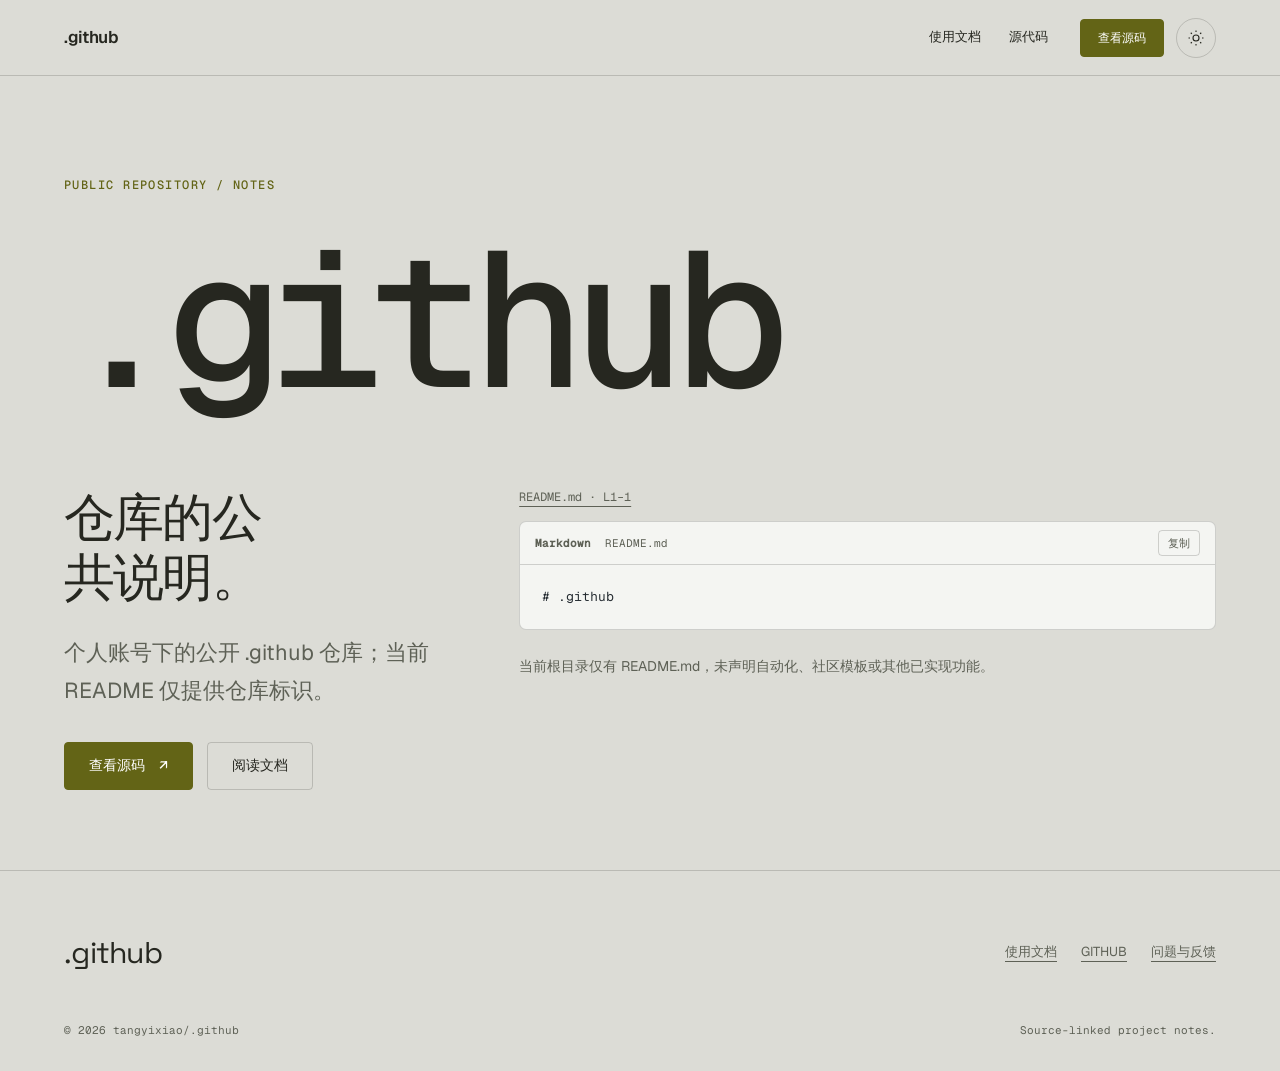
<file: index.html>
<!doctype html><html lang="zh-CN" data-project=".github" data-family="tiny"><head><meta charset="utf-8"><meta name="viewport" content="width=device-width, initial-scale=1"><meta name="description" content="个人账号下的公开 .github 仓库；当前 README 仅提供仓库标识。"><meta name="color-scheme" content="light dark"><title>.github · 仓库的公共说明。</title><link rel="stylesheet" href="assets/fonts/fonts.css"><link rel="stylesheet" href="assets/fonts/display.css"><link rel="stylesheet" href="assets/site.css"><link rel="stylesheet" href="assets/docs-v3.css"><link rel="stylesheet" href="assets/polish.css"><style>:root{--font-body:"Geist","PingFang SC","Microsoft YaHei",sans-serif;--font-text:var(--font-body);--model-accent:var(--accent);--font-display:"Space Grotesk","Songti SC","SimSun",serif;--font-mono:"Geist Mono","SFMono-Regular",Consolas,monospace}html[data-theme="light"]{--bg:#DCDCD6;--surface:#F5F4EA;--ink:#262720;--muted:#5e6156;--accent:#636416;--accent-ink:#FFFFFF;--line:color-mix(in srgb,#262720 19%,transparent);color-scheme:light}html[data-theme="dark"]{--bg:#20221B;--surface:#303329;--ink:#F1F1DA;--muted:#afb39c;--accent:#dde66b;--accent-ink:#000000;--line:color-mix(in srgb,#F1F1DA 19%,transparent);color-scheme:dark}</style><script src="assets/theme.js"></script><link rel="icon" type="image/svg+xml" href="favicon.svg"></head><body><header class="nav site-nav"><div class="wrap nav-inner"><a class="skip-link" href="#top">跳到正文</a><a class="site-brand" href="index.html">.github</a><nav class="site-links" aria-label="项目导航"><a href="docs.html">使用文档</a><a href="https://github.com/tangyixiao/.github">源代码</a></nav><div class="nav-controls"><a class="btn nav-cta" href="https://github.com/tangyixiao/.github">查看源码</a><button class="site-theme" type="button" data-theme-toggle aria-label="切换深浅色" aria-pressed="false"><svg width="18" height="18" viewBox="0 0 24 24" fill="none" stroke="currentColor" stroke-width="1.5" aria-hidden="true"><circle cx="12" cy="12" r="4"/><path d="M12 2v2m0 16v2M2 12h2m16 0h2M5 5l1.5 1.5m11 11L19 19M5 19l1.5-1.5m11-11L19 5"/></svg></button><button class="site-menu-toggle" data-menu-toggle type="button" aria-label="菜单" aria-expanded="false" aria-controls="site-drawer"><svg width="20" height="20" viewBox="0 0 20 20" fill="none" stroke="currentColor" stroke-width="1.4" aria-hidden="true"><path d="M3 6h14M3 14h14"/></svg></button></div></div><nav class="site-drawer" id="site-drawer" hidden><a href="index.html">项目首页</a><a href="docs.html">使用文档</a><a href="https://github.com/tangyixiao/.github">查看源码</a><p class="drawer-note">.github</p></nav></header><main id="top"><article class="tiny-hero"><div class="wrap"><p class="eyebrow">PUBLIC REPOSITORY / NOTES</p><h1 class="tiny-title">.github</h1><div class="tiny-copy"><div><h2>仓库的公共说明。</h2><p class="lede" style="margin-top:25px">个人账号下的公开 .github 仓库；当前 README 仅提供仓库标识。</p><div class="actions"><a class="btn" href="https://github.com/tangyixiao/.github">查看源码 <span aria-hidden="true">↗</span></a><a class="btn secondary" href="docs.html">阅读文档</a></div></div><div><div class="source-area" id="source-code"><a class="source-link" href="https://github.com/tangyixiao/.github/blob/aa15edb79ec0efd73399f3c8e121e0c5328a4e47/README.md#L1-L1">README.md · L1–1</a><div class="docs-code" data-code-block><div class="docs-code-toolbar"><span class="docs-code-language">Markdown</span><span class="docs-code-file">README.md</span><button class="docs-code-copy" type="button" data-copy-code aria-label="复制代码">复制</button><span class="docs-copy-status" role="status" aria-live="polite"></span></div><pre tabindex="0"><code class="highlight language-markdown" data-language="markdown"># .github</code></pre></div></div><p class="status-note">当前根目录仅有 README.md，未声明自动化、社区模板或其他已实现功能。</p></div></div></div></article></main><footer class="site-footer"><div class="wrap"><div class="footer-top"><span class="footer-name">.github</span><nav class="footer-links"><a href="docs.html">使用文档</a><a href="https://github.com/tangyixiao/.github">GITHUB</a><a href="https://github.com/tangyixiao/.github/issues">问题与反馈</a></nav></div><div class="footer-bottom"><span>© 2026 tangyixiao/.github</span><span>Source-linked project notes.</span></div></div></footer><script src="assets/site.js" defer></script><script src="assets/docs-v3.js" defer></script></body></html>
</file>
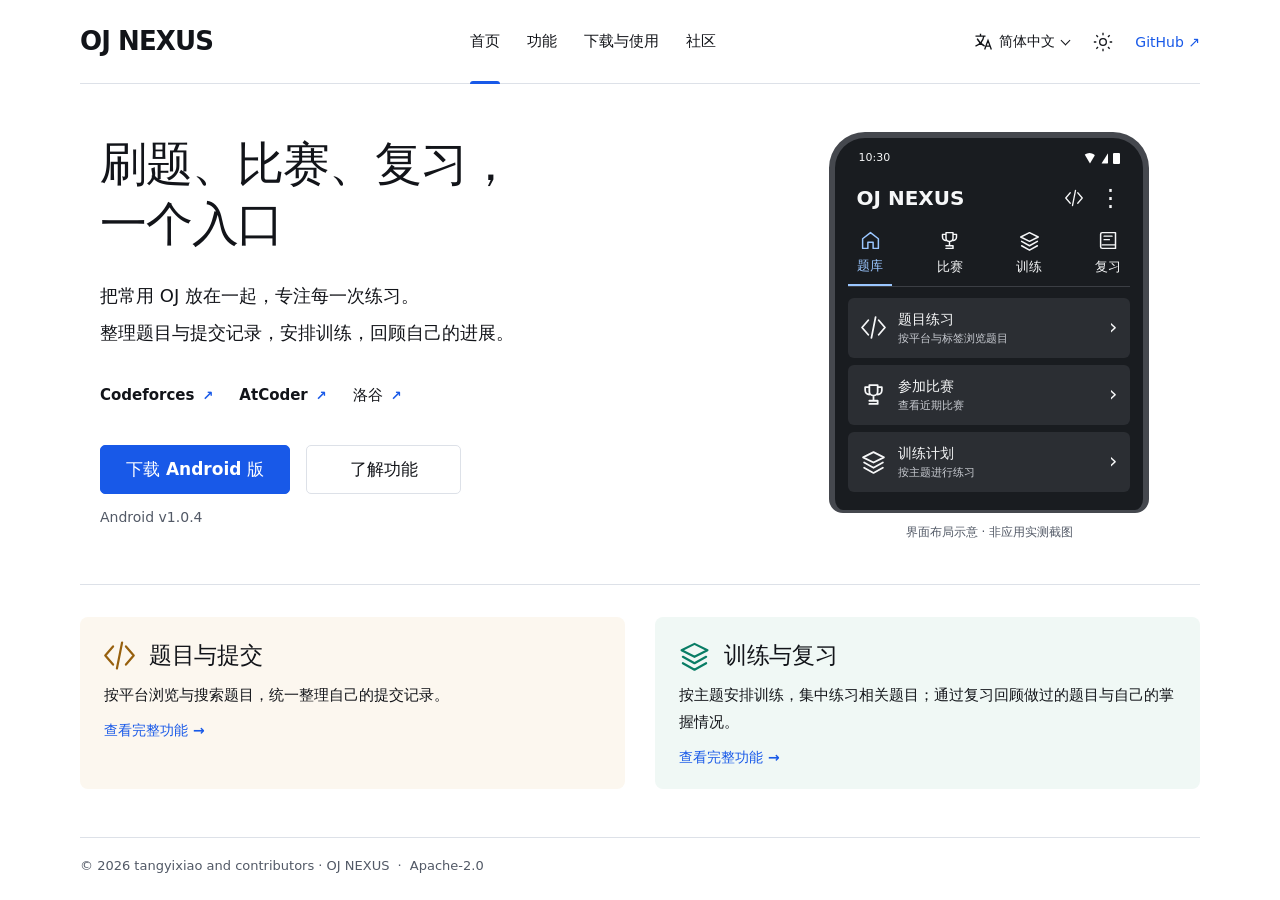
<file: site/index.html>
<!doctype html>
<html lang="zh-CN" data-locale="zh-CN" data-theme="light" data-default-theme="light" data-site-root="./">
<head>
  <meta charset="utf-8">
  <meta name="viewport" content="width=device-width, initial-scale=1">
  <meta name="generator" content="Project website template">
  <meta name="color-scheme" content="light dark">
  <meta name="description" content="OJ NEXUS 是连接 Codeforces、AtCoder 与洛谷的竞赛编程客户端。整理题目与提交记录，安排训练，回顾自己的进展。">
  <meta name="theme-color" content="#ffffff" media="(prefers-color-scheme: light)">
  <meta name="theme-color" content="#ffffff" media="(prefers-color-scheme: dark)">
  <title>OJ NEXUS · 竞赛编程，一个入口</title>
  <link rel="alternate" hreflang="zh-CN" href="./index.html"><link rel="alternate" hreflang="en" href="./en/index.html">
  <link rel="icon" href="./favicon.svg" type="image/svg+xml">
  <script src="./theme-init.js"></script>
  <link rel="stylesheet" href="./style.css">
  <script src="./script.js" defer></script>
</head>
<body class="page-home" id="top">
  <a class="skip-link" href="#main">跳转到主要内容</a>
  <header class="site-header wrap">
    <a class="brand" href="./index.html">OJ NEXUS</a>
    <nav class="main-nav" id="main-nav" aria-label="主导航"><a href="./index.html" aria-current="page">首页</a><a href="./features.html">功能</a><a href="./download.html">下载与使用</a><a href="./community.html">社区</a></nav>
    <div class="header-tools">
      <details class="language-picker picker">
        <summary aria-label="选择语言"><svg viewBox="0 0 24 24" fill="none" stroke="currentColor" stroke-width="1.6" aria-hidden="true"><path d="M3 5h12M9 2v3m4 0c-1 6-5 10-10 12m2-9c2 4 5 7 9 9m0 4 4-11 4 11m-6-4h4"/></svg><span class="language-current">简体中文</span></summary>
        <nav class="picker-menu" aria-label="选择语言"><a href="./index.html" lang="zh-CN" hreflang="zh-CN" aria-current="true">简体中文</a><a href="./en/index.html" lang="en" hreflang="en">English</a></nav>
      </details>
      <details class="theme-picker picker" hidden>
        <summary aria-label="选择主题"><svg class="theme-sun" viewBox="0 0 24 24" fill="none" stroke="currentColor" stroke-width="1.6" aria-hidden="true"><circle cx="12" cy="12" r="4"/><path d="M12 1v3m0 16v3M1 12h3m16 0h3M4 4l2 2m12 12 2 2M4 20l2-2M18 6l2-2"/></svg><svg class="theme-moon" viewBox="0 0 24 24" fill="none" stroke="currentColor" stroke-width="1.6" aria-hidden="true"><path d="M20.5 14A9 9 0 0 1 10 3.5 9 9 0 1 0 20.5 14Z"/></svg><span class="theme-current">浅色</span></summary>
        <div class="picker-menu"><button type="button" data-theme-choice="light" aria-pressed="false"><svg class="" viewBox="0 0 24 24" fill="none" stroke="currentColor" stroke-width="1.7" stroke-linecap="round" stroke-linejoin="round" aria-hidden="true"><circle cx="12" cy="12" r="4"/><path d="M12 1v3m0 16v3M1 12h3m16 0h3M4 4l2 2m12 12 2 2M4 20l2-2M18 6l2-2"/></svg><span>浅色</span></button><button type="button" data-theme-choice="dark" aria-pressed="false"><svg class="" viewBox="0 0 24 24" fill="none" stroke="currentColor" stroke-width="1.7" stroke-linecap="round" stroke-linejoin="round" aria-hidden="true"><path d="M20.5 14A9 9 0 0 1 10 3.5 9 9 0 1 0 20.5 14Z"/></svg><span>深色</span></button><button type="button" data-theme-choice="system" aria-pressed="false"><svg class="" viewBox="0 0 24 24" fill="none" stroke="currentColor" stroke-width="1.7" stroke-linecap="round" stroke-linejoin="round" aria-hidden="true"><rect x="2" y="3" width="20" height="14" rx="2"/><path d="M12 17v4m-5 0h10"/></svg><span>跟随系统</span></button></div>
      </details>
      <a class="repository-link" href="https://github.com/tangyixiao/OJ-NEXUS">GitHub <span aria-hidden="true">↗</span></a>
      <button class="menu-toggle" type="button" aria-label="打开导航" data-open-label="打开导航" data-close-label="关闭导航" aria-expanded="false" aria-controls="main-nav" hidden><svg viewBox="0 0 24 24" fill="none" stroke="currentColor" stroke-width="1.8" aria-hidden="true"><path d="M3 6h18M3 12h18M3 18h18"/></svg></button>
    </div>
  </header>
  <main id="main" class="wrap"><section class="hero" aria-labelledby="hero-title"><div class="hero-copy"><h1 id="hero-title">刷题、比赛、复习，<br>一个入口</h1><div class="hero-description"><p>把常用 OJ 放在一起，专注每一次练习。</p><p>整理题目与提交记录，安排训练，回顾自己的进展。</p></div><nav class="platforms" aria-label="支持的平台"><a class="platform-link" href="https://codeforces.com/"><span>Codeforces</span><span class="platform-arrow" aria-hidden="true">↗</span></a><a class="platform-link" href="https://atcoder.jp/"><span>AtCoder</span><span class="platform-arrow" aria-hidden="true">↗</span></a><a class="platform-link" href="https://www.luogu.com.cn/"><span>洛谷</span><span class="platform-arrow" aria-hidden="true">↗</span></a></nav><div class="hero-actions"><a class="button button-primary" href="https://github.com/tangyixiao/OJ-NEXUS/releases/download/v1.0.4/OJ-NEXUS-v1.0.4.apk">下载 Android 版</a><a class="button button-secondary" href="./features.html">了解功能</a></div><p class="release-note">Android v1.0.4</p></div><figure class="product-preview"><div class="device" aria-hidden="true"><div class="device-status"><span>10:30</span><span class="device-signals"><i></i><i></i><i></i></span></div><div class="app-heading"><strong>OJ NEXUS</strong><span class="app-tools"><svg class="" viewBox="0 0 24 24" fill="none" stroke="currentColor" stroke-width="1.7" stroke-linecap="round" stroke-linejoin="round" aria-hidden="true"><path d="m7 5-6 7 6 7M17 5l6 7-6 7M14 2l-4 20"/></svg><span>⋮</span></span></div><div class="app-tabs"><span class="app-tab is-current"><svg class="" viewBox="0 0 24 24" fill="none" stroke="currentColor" stroke-width="1.7" stroke-linecap="round" stroke-linejoin="round" aria-hidden="true"><path d="m3 10 9-7 9 7v11h-6v-7H9v7H3z"/></svg><span>题库</span></span><span class="app-tab"><svg class="" viewBox="0 0 24 24" fill="none" stroke="currentColor" stroke-width="1.7" stroke-linecap="round" stroke-linejoin="round" aria-hidden="true"><path d="M8 3h8v6a4 4 0 0 1-8 0V3ZM8 5H4v3a4 4 0 0 0 4 4m8-7h4v3a4 4 0 0 1-4 4M12 13v5m-4 3h8m-8-3h8v3"/></svg><span>比赛</span></span><span class="app-tab"><svg class="" viewBox="0 0 24 24" fill="none" stroke="currentColor" stroke-width="1.7" stroke-linecap="round" stroke-linejoin="round" aria-hidden="true"><path d="m12 3 10 5-10 5L2 8l10-5Zm-9 10 9 5 9-5M3 18l9 5 9-5"/></svg><span>训练</span></span><span class="app-tab"><svg class="" viewBox="0 0 24 24" fill="none" stroke="currentColor" stroke-width="1.7" stroke-linecap="round" stroke-linejoin="round" aria-hidden="true"><path d="M5 3h15v18H5a2 2 0 0 1-2-2V5a2 2 0 0 1 2-2Zm0 14h15M7 7h9M7 11h6"/></svg><span>复习</span></span></div><div class="app-items"><div class="app-item"><svg class="" viewBox="0 0 24 24" fill="none" stroke="currentColor" stroke-width="1.7" stroke-linecap="round" stroke-linejoin="round" aria-hidden="true"><path d="m7 5-6 7 6 7M17 5l6 7-6 7M14 2l-4 20"/></svg><div><strong>题目练习</strong><span>按平台与标签浏览题目</span></div><span class="chevron" aria-hidden="true">›</span></div><div class="app-item"><svg class="" viewBox="0 0 24 24" fill="none" stroke="currentColor" stroke-width="1.7" stroke-linecap="round" stroke-linejoin="round" aria-hidden="true"><path d="M8 3h8v6a4 4 0 0 1-8 0V3ZM8 5H4v3a4 4 0 0 0 4 4m8-7h4v3a4 4 0 0 1-4 4M12 13v5m-4 3h8m-8-3h8v3"/></svg><div><strong>参加比赛</strong><span>查看近期比赛</span></div><span class="chevron" aria-hidden="true">›</span></div><div class="app-item"><svg class="" viewBox="0 0 24 24" fill="none" stroke="currentColor" stroke-width="1.7" stroke-linecap="round" stroke-linejoin="round" aria-hidden="true"><path d="m12 3 10 5-10 5L2 8l10-5Zm-9 10 9 5 9-5M3 18l9 5 9-5"/></svg><div><strong>训练计划</strong><span>按主题进行练习</span></div><span class="chevron" aria-hidden="true">›</span></div></div></div><figcaption>界面布局示意 · 非应用实测截图</figcaption></figure></section><section class="home-features section-rule" aria-label="功能"><div class="feature-teasers"><article class="feature-teaser teaser-code"><header><svg class="" viewBox="0 0 24 24" fill="none" stroke="currentColor" stroke-width="1.7" stroke-linecap="round" stroke-linejoin="round" aria-hidden="true"><path d="m7 5-6 7 6 7M17 5l6 7-6 7M14 2l-4 20"/></svg><h2>题目与提交</h2></header><p>按平台浏览与搜索题目，统一整理自己的提交记录。</p><a class="feature-more" href="./features.html">查看完整功能 <span aria-hidden="true">→</span></a></article><article class="feature-teaser teaser-training"><header><svg class="" viewBox="0 0 24 24" fill="none" stroke="currentColor" stroke-width="1.7" stroke-linecap="round" stroke-linejoin="round" aria-hidden="true"><path d="m12 3 10 5-10 5L2 8l10-5Zm-9 10 9 5 9-5M3 18l9 5 9-5"/></svg><h2>训练与复习</h2></header><p>按主题安排训练，集中练习相关题目；通过复习回顾做过的题目与自己的掌握情况。</p><a class="feature-more" href="./features.html">查看完整功能 <span aria-hidden="true">→</span></a></article></div></section></main>
  <footer class="site-footer wrap"><p>© 2026 tangyixiao and contributors · OJ NEXUS <span aria-hidden="true">·</span> <a href="https://github.com/tangyixiao/OJ-NEXUS/blob/main/LICENSE">Apache-2.0</a></p></footer>
</body>
</html>
</file>
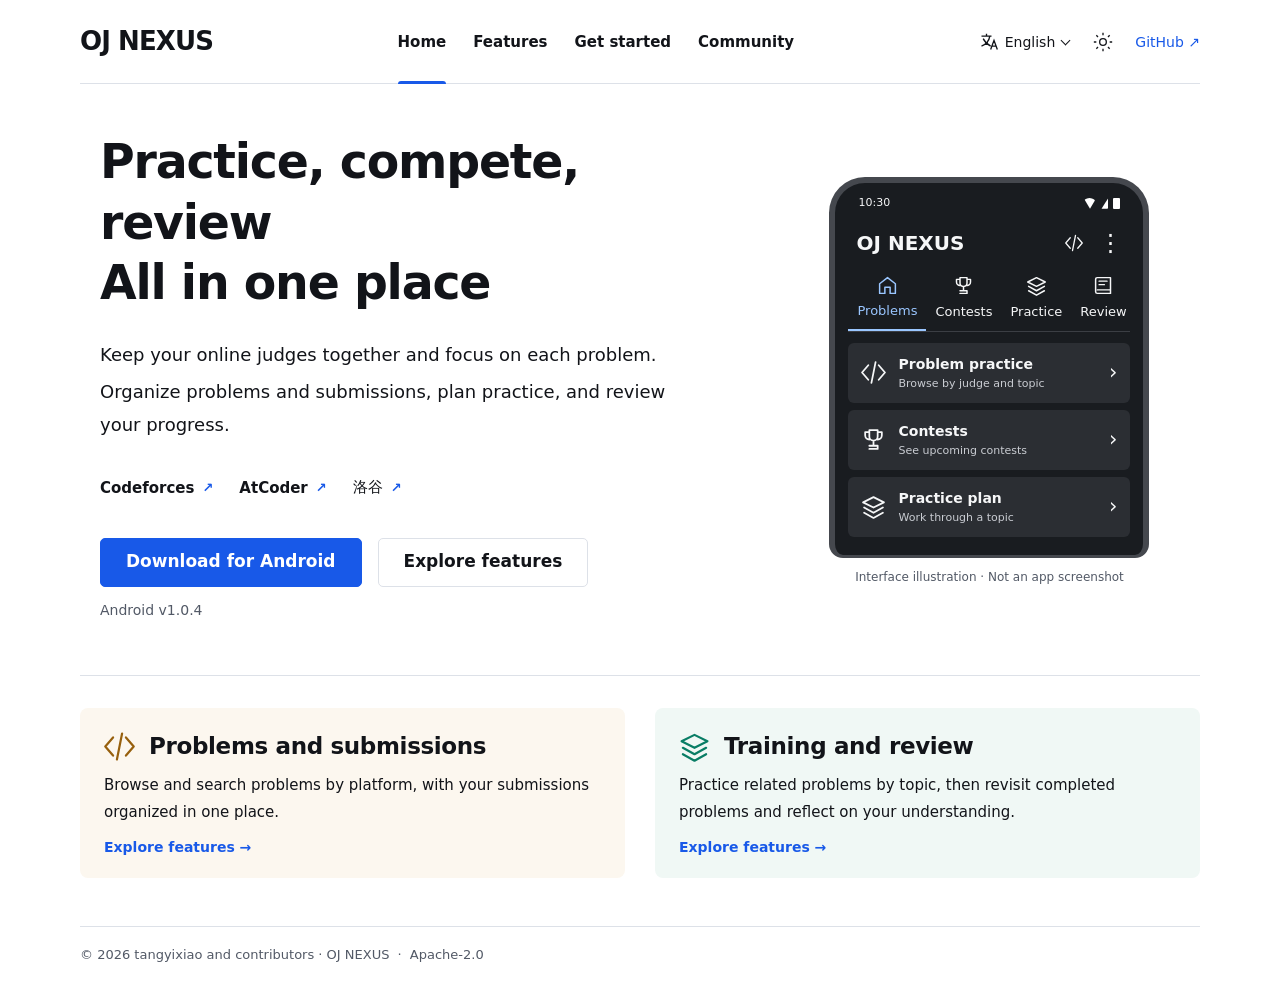
<file: site/en/index.html>
<!doctype html>
<html lang="en" data-locale="en" data-theme="light" data-default-theme="light" data-site-root="../">
<head>
  <meta charset="utf-8">
  <meta name="viewport" content="width=device-width, initial-scale=1">
  <meta name="generator" content="Project website template">
  <meta name="color-scheme" content="light dark">
  <meta name="description" content="OJ NEXUS brings Codeforces, AtCoder, and Luogu into one competitive programming client. Organize problems and submissions, plan practice, and review your progress.">
  <meta name="theme-color" content="#ffffff" media="(prefers-color-scheme: light)">
  <meta name="theme-color" content="#ffffff" media="(prefers-color-scheme: dark)">
  <title>OJ NEXUS · One place for competitive programming</title>
  <link rel="alternate" hreflang="zh-CN" href="../index.html"><link rel="alternate" hreflang="en" href="../en/index.html">
  <link rel="icon" href="../favicon.svg" type="image/svg+xml">
  <script src="../theme-init.js"></script>
  <link rel="stylesheet" href="../style.css">
  <script src="../script.js" defer></script>
</head>
<body class="page-home" id="top">
  <a class="skip-link" href="#main">Skip to main content</a>
  <header class="site-header wrap">
    <a class="brand" href="./index.html">OJ NEXUS</a>
    <nav class="main-nav" id="main-nav" aria-label="Main navigation"><a href="./index.html" aria-current="page">Home</a><a href="./features.html">Features</a><a href="./download.html">Get started</a><a href="./community.html">Community</a></nav>
    <div class="header-tools">
      <details class="language-picker picker">
        <summary aria-label="Choose language"><svg viewBox="0 0 24 24" fill="none" stroke="currentColor" stroke-width="1.6" aria-hidden="true"><path d="M3 5h12M9 2v3m4 0c-1 6-5 10-10 12m2-9c2 4 5 7 9 9m0 4 4-11 4 11m-6-4h4"/></svg><span class="language-current">English</span></summary>
        <nav class="picker-menu" aria-label="Choose language"><a href="../index.html" lang="zh-CN" hreflang="zh-CN">简体中文</a><a href="../en/index.html" lang="en" hreflang="en" aria-current="true">English</a></nav>
      </details>
      <details class="theme-picker picker" hidden>
        <summary aria-label="Choose theme"><svg class="theme-sun" viewBox="0 0 24 24" fill="none" stroke="currentColor" stroke-width="1.6" aria-hidden="true"><circle cx="12" cy="12" r="4"/><path d="M12 1v3m0 16v3M1 12h3m16 0h3M4 4l2 2m12 12 2 2M4 20l2-2M18 6l2-2"/></svg><svg class="theme-moon" viewBox="0 0 24 24" fill="none" stroke="currentColor" stroke-width="1.6" aria-hidden="true"><path d="M20.5 14A9 9 0 0 1 10 3.5 9 9 0 1 0 20.5 14Z"/></svg><span class="theme-current">Light</span></summary>
        <div class="picker-menu"><button type="button" data-theme-choice="light" aria-pressed="false"><svg class="" viewBox="0 0 24 24" fill="none" stroke="currentColor" stroke-width="1.7" stroke-linecap="round" stroke-linejoin="round" aria-hidden="true"><circle cx="12" cy="12" r="4"/><path d="M12 1v3m0 16v3M1 12h3m16 0h3M4 4l2 2m12 12 2 2M4 20l2-2M18 6l2-2"/></svg><span>Light</span></button><button type="button" data-theme-choice="dark" aria-pressed="false"><svg class="" viewBox="0 0 24 24" fill="none" stroke="currentColor" stroke-width="1.7" stroke-linecap="round" stroke-linejoin="round" aria-hidden="true"><path d="M20.5 14A9 9 0 0 1 10 3.5 9 9 0 1 0 20.5 14Z"/></svg><span>Dark</span></button><button type="button" data-theme-choice="system" aria-pressed="false"><svg class="" viewBox="0 0 24 24" fill="none" stroke="currentColor" stroke-width="1.7" stroke-linecap="round" stroke-linejoin="round" aria-hidden="true"><rect x="2" y="3" width="20" height="14" rx="2"/><path d="M12 17v4m-5 0h10"/></svg><span>System</span></button></div>
      </details>
      <a class="repository-link" href="https://github.com/tangyixiao/OJ-NEXUS">GitHub <span aria-hidden="true">↗</span></a>
      <button class="menu-toggle" type="button" aria-label="Open navigation" data-open-label="Open navigation" data-close-label="Close navigation" aria-expanded="false" aria-controls="main-nav" hidden><svg viewBox="0 0 24 24" fill="none" stroke="currentColor" stroke-width="1.8" aria-hidden="true"><path d="M3 6h18M3 12h18M3 18h18"/></svg></button>
    </div>
  </header>
  <main id="main" class="wrap"><section class="hero" aria-labelledby="hero-title"><div class="hero-copy"><h1 id="hero-title">Practice, compete, review<br>All in one place</h1><div class="hero-description"><p>Keep your online judges together and focus on each problem.</p><p>Organize problems and submissions, plan practice, and review your progress.</p></div><nav class="platforms" aria-label="Supported platforms"><a class="platform-link" href="https://codeforces.com/"><span>Codeforces</span><span class="platform-arrow" aria-hidden="true">↗</span></a><a class="platform-link" href="https://atcoder.jp/"><span>AtCoder</span><span class="platform-arrow" aria-hidden="true">↗</span></a><a class="platform-link" href="https://www.luogu.com.cn/"><span>洛谷</span><span class="platform-arrow" aria-hidden="true">↗</span></a></nav><div class="hero-actions"><a class="button button-primary" href="https://github.com/tangyixiao/OJ-NEXUS/releases/download/v1.0.4/OJ-NEXUS-v1.0.4.apk">Download for Android</a><a class="button button-secondary" href="./features.html">Explore features</a></div><p class="release-note">Android v1.0.4</p></div><figure class="product-preview"><div class="device" aria-hidden="true"><div class="device-status"><span>10:30</span><span class="device-signals"><i></i><i></i><i></i></span></div><div class="app-heading"><strong>OJ NEXUS</strong><span class="app-tools"><svg class="" viewBox="0 0 24 24" fill="none" stroke="currentColor" stroke-width="1.7" stroke-linecap="round" stroke-linejoin="round" aria-hidden="true"><path d="m7 5-6 7 6 7M17 5l6 7-6 7M14 2l-4 20"/></svg><span>⋮</span></span></div><div class="app-tabs"><span class="app-tab is-current"><svg class="" viewBox="0 0 24 24" fill="none" stroke="currentColor" stroke-width="1.7" stroke-linecap="round" stroke-linejoin="round" aria-hidden="true"><path d="m3 10 9-7 9 7v11h-6v-7H9v7H3z"/></svg><span>Problems</span></span><span class="app-tab"><svg class="" viewBox="0 0 24 24" fill="none" stroke="currentColor" stroke-width="1.7" stroke-linecap="round" stroke-linejoin="round" aria-hidden="true"><path d="M8 3h8v6a4 4 0 0 1-8 0V3ZM8 5H4v3a4 4 0 0 0 4 4m8-7h4v3a4 4 0 0 1-4 4M12 13v5m-4 3h8m-8-3h8v3"/></svg><span>Contests</span></span><span class="app-tab"><svg class="" viewBox="0 0 24 24" fill="none" stroke="currentColor" stroke-width="1.7" stroke-linecap="round" stroke-linejoin="round" aria-hidden="true"><path d="m12 3 10 5-10 5L2 8l10-5Zm-9 10 9 5 9-5M3 18l9 5 9-5"/></svg><span>Practice</span></span><span class="app-tab"><svg class="" viewBox="0 0 24 24" fill="none" stroke="currentColor" stroke-width="1.7" stroke-linecap="round" stroke-linejoin="round" aria-hidden="true"><path d="M5 3h15v18H5a2 2 0 0 1-2-2V5a2 2 0 0 1 2-2Zm0 14h15M7 7h9M7 11h6"/></svg><span>Review</span></span></div><div class="app-items"><div class="app-item"><svg class="" viewBox="0 0 24 24" fill="none" stroke="currentColor" stroke-width="1.7" stroke-linecap="round" stroke-linejoin="round" aria-hidden="true"><path d="m7 5-6 7 6 7M17 5l6 7-6 7M14 2l-4 20"/></svg><div><strong>Problem practice</strong><span>Browse by judge and topic</span></div><span class="chevron" aria-hidden="true">›</span></div><div class="app-item"><svg class="" viewBox="0 0 24 24" fill="none" stroke="currentColor" stroke-width="1.7" stroke-linecap="round" stroke-linejoin="round" aria-hidden="true"><path d="M8 3h8v6a4 4 0 0 1-8 0V3ZM8 5H4v3a4 4 0 0 0 4 4m8-7h4v3a4 4 0 0 1-4 4M12 13v5m-4 3h8m-8-3h8v3"/></svg><div><strong>Contests</strong><span>See upcoming contests</span></div><span class="chevron" aria-hidden="true">›</span></div><div class="app-item"><svg class="" viewBox="0 0 24 24" fill="none" stroke="currentColor" stroke-width="1.7" stroke-linecap="round" stroke-linejoin="round" aria-hidden="true"><path d="m12 3 10 5-10 5L2 8l10-5Zm-9 10 9 5 9-5M3 18l9 5 9-5"/></svg><div><strong>Practice plan</strong><span>Work through a topic</span></div><span class="chevron" aria-hidden="true">›</span></div></div></div><figcaption>Interface illustration · Not an app screenshot</figcaption></figure></section><section class="home-features section-rule" aria-label="Features"><div class="feature-teasers"><article class="feature-teaser teaser-code"><header><svg class="" viewBox="0 0 24 24" fill="none" stroke="currentColor" stroke-width="1.7" stroke-linecap="round" stroke-linejoin="round" aria-hidden="true"><path d="m7 5-6 7 6 7M17 5l6 7-6 7M14 2l-4 20"/></svg><h2>Problems and submissions</h2></header><p>Browse and search problems by platform, with your submissions organized in one place.</p><a class="feature-more" href="./features.html">Explore features <span aria-hidden="true">→</span></a></article><article class="feature-teaser teaser-training"><header><svg class="" viewBox="0 0 24 24" fill="none" stroke="currentColor" stroke-width="1.7" stroke-linecap="round" stroke-linejoin="round" aria-hidden="true"><path d="m12 3 10 5-10 5L2 8l10-5Zm-9 10 9 5 9-5M3 18l9 5 9-5"/></svg><h2>Training and review</h2></header><p>Practice related problems by topic, then revisit completed problems and reflect on your understanding.</p><a class="feature-more" href="./features.html">Explore features <span aria-hidden="true">→</span></a></article></div></section></main>
  <footer class="site-footer wrap"><p>© 2026 tangyixiao and contributors · OJ NEXUS <span aria-hidden="true">·</span> <a href="https://github.com/tangyixiao/OJ-NEXUS/blob/main/LICENSE">Apache-2.0</a></p></footer>
</body>
</html>
</file>
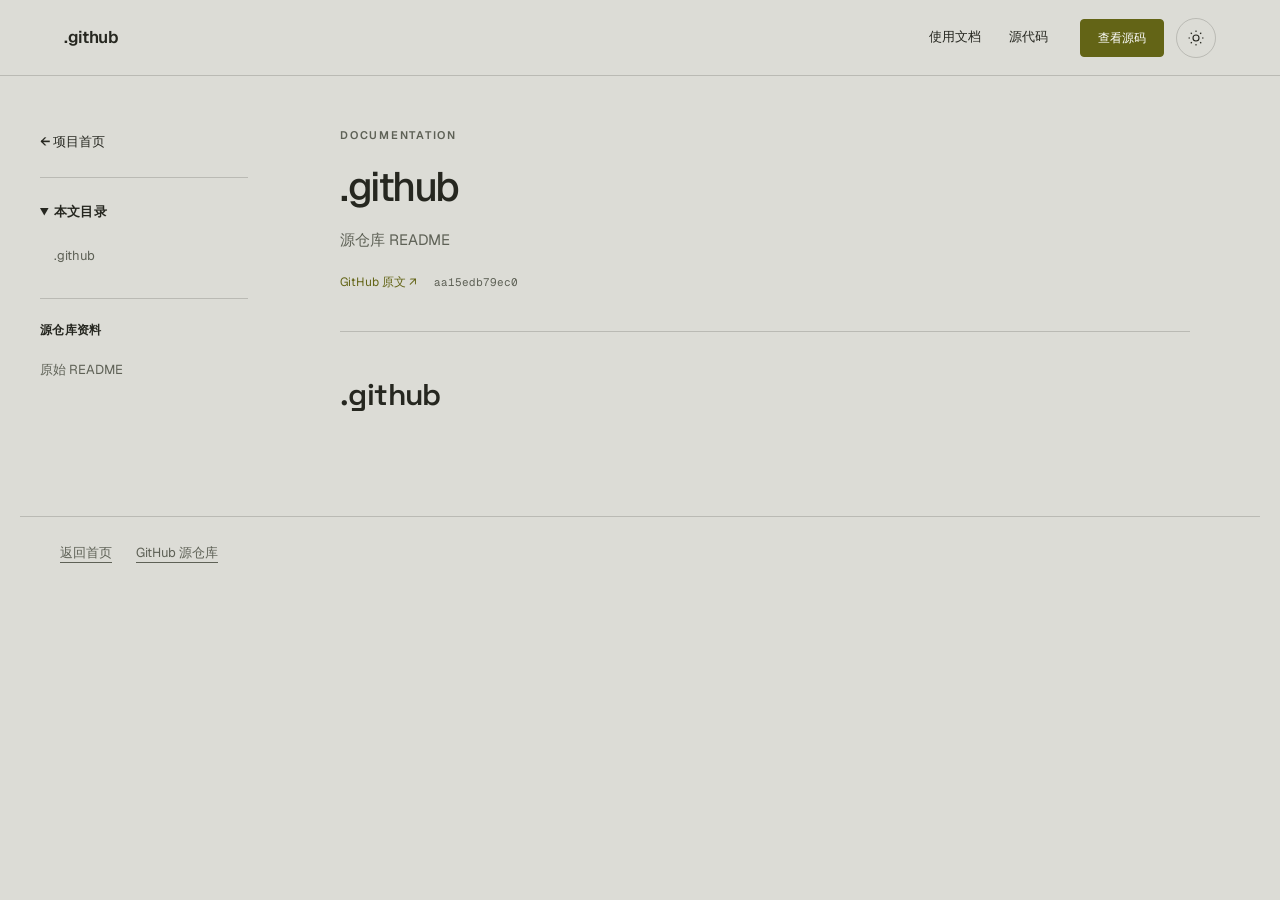
<file: docs.html>
<!doctype html><html lang="zh-CN" data-docs="v3" data-project=".github"><head>
<meta charset="utf-8"><meta name="viewport" content="width=device-width,initial-scale=1">
<title>.github · 文档</title><link rel="stylesheet" href="assets/fonts/fonts.css"><link rel="stylesheet" href="assets/fonts/display.css"><link rel="stylesheet" href="assets/site.css"><link rel="stylesheet" href="assets/docs-v3.css"><link rel="stylesheet" href="assets/polish.css"><style>:root{--font-body:"Geist","PingFang SC","Microsoft YaHei",sans-serif;--font-text:var(--font-body);--model-accent:var(--accent);--font-display:"Space Grotesk","Songti SC","SimSun",serif;--font-mono:"Geist Mono","SFMono-Regular",Consolas,monospace}html[data-theme="light"]{--bg:#DCDCD6;--surface:#F5F4EA;--ink:#262720;--muted:#5e6156;--accent:#636416;--accent-ink:#FFFFFF;--line:color-mix(in srgb,#262720 19%,transparent);color-scheme:light}html[data-theme="dark"]{--bg:#20221B;--surface:#303329;--ink:#F1F1DA;--muted:#afb39c;--accent:#dde66b;--accent-ink:#000000;--line:color-mix(in srgb,#F1F1DA 19%,transparent);color-scheme:dark}</style><script src="assets/theme.js"></script><link rel="stylesheet" href="assets/docs-v3.css"></head>
<body class="docs-page"><header class="nav site-nav"><div class="wrap nav-inner"><a class="skip-link" href="#docs-content">跳到正文</a><a class="site-brand" href="index.html">.github</a><nav class="site-links" aria-label="项目导航"><a href="docs.html">使用文档</a><a href="https://github.com/tangyixiao/.github">源代码</a></nav><div class="nav-controls"><a class="btn nav-cta" href="https://github.com/tangyixiao/.github">查看源码</a><button class="site-theme" type="button" data-theme-toggle aria-label="切换深浅色" aria-pressed="false"><svg width="18" height="18" viewBox="0 0 24 24" fill="none" stroke="currentColor" stroke-width="1.5" aria-hidden="true"><circle cx="12" cy="12" r="4"/><path d="M12 2v2m0 16v2M2 12h2m16 0h2M5 5l1.5 1.5m11 11L19 19M5 19l1.5-1.5m11-11L19 5"/></svg></button><button class="site-menu-toggle" data-menu-toggle type="button" aria-label="菜单" aria-expanded="false" aria-controls="site-drawer"><svg width="20" height="20" viewBox="0 0 20 20" fill="none" stroke="currentColor" stroke-width="1.4" aria-hidden="true"><path d="M3 6h14M3 14h14"/></svg></button></div></div><nav class="site-drawer" id="site-drawer" hidden><a href="index.html">项目首页</a><a href="docs.html">使用文档</a><a href="https://github.com/tangyixiao/.github">查看源码</a><p class="drawer-note">.github</p></nav></header><div class="docs-shell" id="top">
<aside class="docs-sidebar"><a class="docs-back" href="index.html">← 项目首页</a>
<details class="docs-toc" open><summary>本文目录</summary><nav aria-label="文档目录"><ol><li class="docs-level-1"><a href="#github">.github</a></li></ol></nav></details>
<div class="docs-resources"><h2>源仓库资料</h2><ul><li><a href="https://github.com/tangyixiao/.github/blob/aa15edb79ec0efd73399f3c8e121e0c5328a4e47/README.md">原始 README</a></li></ul></div></aside>
<main class="docs-main"><header class="docs-intro"><p class="docs-eyebrow">DOCUMENTATION</p>
<h1>.github</h1><p>源仓库 README</p><div class="docs-source"><a href="https://github.com/tangyixiao/.github/blob/aa15edb79ec0efd73399f3c8e121e0c5328a4e47/README.md">GitHub 原文 ↗</a><code>aa15edb79ec0</code></div></header>
<article class="docs-markdown" id="docs-content" tabindex="-1"><h1 id="github">.github<a class="docs-heading-anchor" href="#github" aria-label="此标题的固定链接">#</a></h1>
</article>
</main></div><footer class="docs-footer"><a href="index.html">返回首页</a><a href="https://github.com/tangyixiao/.github">GitHub 源仓库</a></footer><script src="assets/docs-v3.js" defer></script><script src="assets/site.js" defer></script></body></html>
</file>
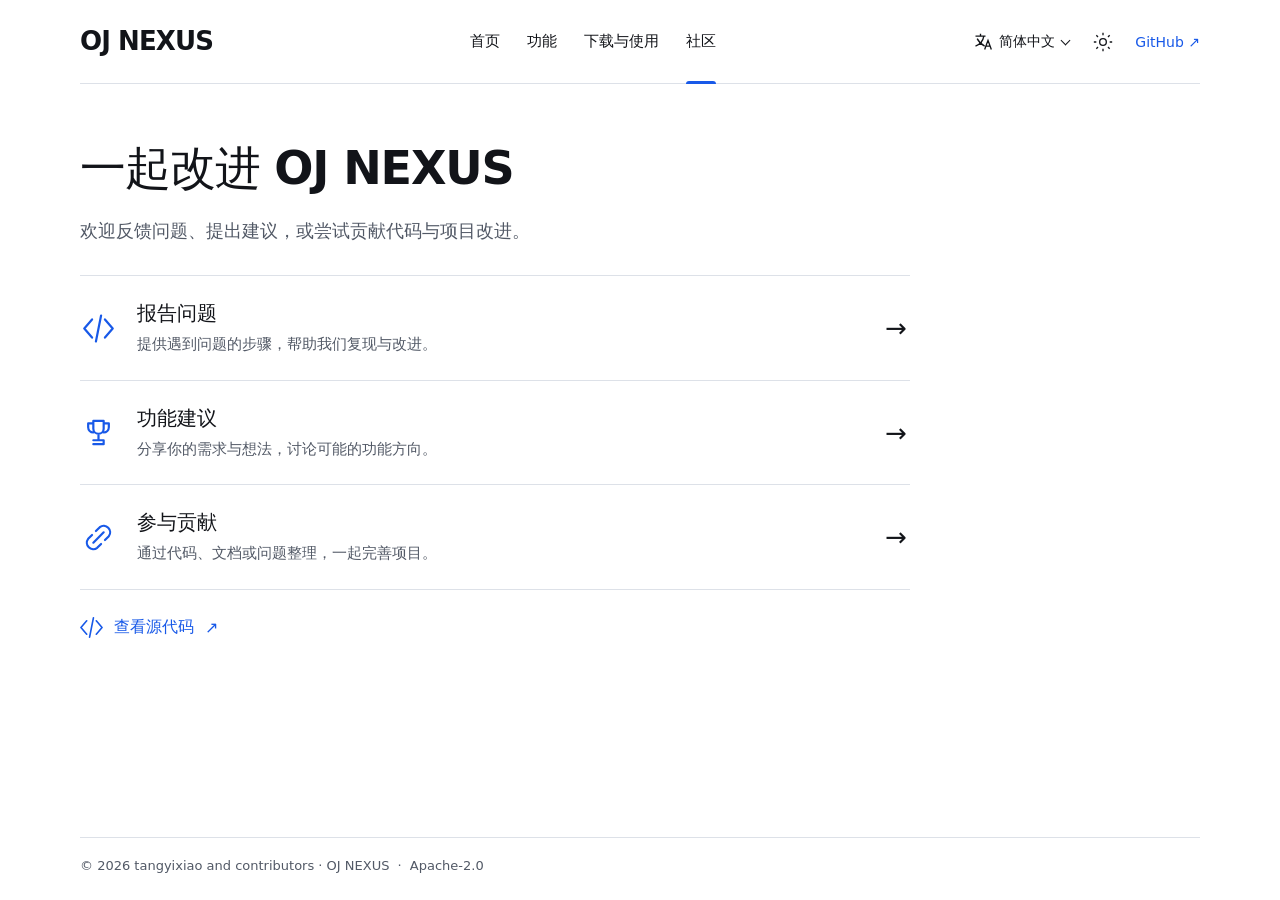
<file: site/community.html>
<!doctype html>
<html lang="zh-CN" data-locale="zh-CN" data-theme="light" data-default-theme="light" data-site-root="./">
<head>
  <meta charset="utf-8">
  <meta name="viewport" content="width=device-width, initial-scale=1">
  <meta name="generator" content="Project website template">
  <meta name="color-scheme" content="light dark">
  <meta name="description" content="反馈问题、提出建议，或通过代码与文档参与项目。">
  <meta name="theme-color" content="#ffffff" media="(prefers-color-scheme: light)">
  <meta name="theme-color" content="#ffffff" media="(prefers-color-scheme: dark)">
  <title>社区 · OJ NEXUS</title>
  <link rel="alternate" hreflang="zh-CN" href="./community.html"><link rel="alternate" hreflang="en" href="./en/community.html">
  <link rel="icon" href="./favicon.svg" type="image/svg+xml">
  <script src="./theme-init.js"></script>
  <link rel="stylesheet" href="./style.css">
  <script src="./script.js" defer></script>
</head>
<body class="page-community" id="top">
  <a class="skip-link" href="#main">跳转到主要内容</a>
  <header class="site-header wrap">
    <a class="brand" href="./index.html">OJ NEXUS</a>
    <nav class="main-nav" id="main-nav" aria-label="主导航"><a href="./index.html">首页</a><a href="./features.html">功能</a><a href="./download.html">下载与使用</a><a href="./community.html" aria-current="page">社区</a></nav>
    <div class="header-tools">
      <details class="language-picker picker">
        <summary aria-label="选择语言"><svg viewBox="0 0 24 24" fill="none" stroke="currentColor" stroke-width="1.6" aria-hidden="true"><path d="M3 5h12M9 2v3m4 0c-1 6-5 10-10 12m2-9c2 4 5 7 9 9m0 4 4-11 4 11m-6-4h4"/></svg><span class="language-current">简体中文</span></summary>
        <nav class="picker-menu" aria-label="选择语言"><a href="./community.html" lang="zh-CN" hreflang="zh-CN" aria-current="true">简体中文</a><a href="./en/community.html" lang="en" hreflang="en">English</a></nav>
      </details>
      <details class="theme-picker picker" hidden>
        <summary aria-label="选择主题"><svg class="theme-sun" viewBox="0 0 24 24" fill="none" stroke="currentColor" stroke-width="1.6" aria-hidden="true"><circle cx="12" cy="12" r="4"/><path d="M12 1v3m0 16v3M1 12h3m16 0h3M4 4l2 2m12 12 2 2M4 20l2-2M18 6l2-2"/></svg><svg class="theme-moon" viewBox="0 0 24 24" fill="none" stroke="currentColor" stroke-width="1.6" aria-hidden="true"><path d="M20.5 14A9 9 0 0 1 10 3.5 9 9 0 1 0 20.5 14Z"/></svg><span class="theme-current">浅色</span></summary>
        <div class="picker-menu"><button type="button" data-theme-choice="light" aria-pressed="false"><svg class="" viewBox="0 0 24 24" fill="none" stroke="currentColor" stroke-width="1.7" stroke-linecap="round" stroke-linejoin="round" aria-hidden="true"><circle cx="12" cy="12" r="4"/><path d="M12 1v3m0 16v3M1 12h3m16 0h3M4 4l2 2m12 12 2 2M4 20l2-2M18 6l2-2"/></svg><span>浅色</span></button><button type="button" data-theme-choice="dark" aria-pressed="false"><svg class="" viewBox="0 0 24 24" fill="none" stroke="currentColor" stroke-width="1.7" stroke-linecap="round" stroke-linejoin="round" aria-hidden="true"><path d="M20.5 14A9 9 0 0 1 10 3.5 9 9 0 1 0 20.5 14Z"/></svg><span>深色</span></button><button type="button" data-theme-choice="system" aria-pressed="false"><svg class="" viewBox="0 0 24 24" fill="none" stroke="currentColor" stroke-width="1.7" stroke-linecap="round" stroke-linejoin="round" aria-hidden="true"><rect x="2" y="3" width="20" height="14" rx="2"/><path d="M12 17v4m-5 0h10"/></svg><span>跟随系统</span></button></div>
      </details>
      <a class="repository-link" href="https://github.com/tangyixiao/OJ-NEXUS">GitHub <span aria-hidden="true">↗</span></a>
      <button class="menu-toggle" type="button" aria-label="打开导航" data-open-label="打开导航" data-close-label="关闭导航" aria-expanded="false" aria-controls="main-nav" hidden><svg viewBox="0 0 24 24" fill="none" stroke="currentColor" stroke-width="1.8" aria-hidden="true"><path d="M3 6h18M3 12h18M3 18h18"/></svg></button>
    </div>
  </header>
  <main id="main" class="wrap"><header class="page-heading"><h1>一起改进 OJ NEXUS</h1><p>欢迎反馈问题、提出建议，或尝试贡献代码与项目改进。</p></header><div class="community-rows"><a class="community-row" href="https://github.com/tangyixiao/OJ-NEXUS/issues/new"><svg class="" viewBox="0 0 24 24" fill="none" stroke="currentColor" stroke-width="1.7" stroke-linecap="round" stroke-linejoin="round" aria-hidden="true"><path d="m7 5-6 7 6 7M17 5l6 7-6 7M14 2l-4 20"/></svg><span class="row-copy"><strong>报告问题</strong><span>提供遇到问题的步骤，帮助我们复现与改进。</span></span><span class="arrow" aria-hidden="true">→</span></a><a class="community-row" href="https://github.com/tangyixiao/OJ-NEXUS/issues"><svg class="" viewBox="0 0 24 24" fill="none" stroke="currentColor" stroke-width="1.7" stroke-linecap="round" stroke-linejoin="round" aria-hidden="true"><path d="M8 3h8v6a4 4 0 0 1-8 0V3ZM8 5H4v3a4 4 0 0 0 4 4m8-7h4v3a4 4 0 0 1-4 4M12 13v5m-4 3h8m-8-3h8v3"/></svg><span class="row-copy"><strong>功能建议</strong><span>分享你的需求与想法，讨论可能的功能方向。</span></span><span class="arrow" aria-hidden="true">→</span></a><a class="community-row" href="https://github.com/tangyixiao/OJ-NEXUS/contribute"><svg class="" viewBox="0 0 24 24" fill="none" stroke="currentColor" stroke-width="1.7" stroke-linecap="round" stroke-linejoin="round" aria-hidden="true"><path d="m10 7 3-3a5 5 0 0 1 7 7l-3 3M14 17l-3 3a5 5 0 0 1-7-7l3-3m1 6 8-8"/></svg><span class="row-copy"><strong>参与贡献</strong><span>通过代码、文档或问题整理，一起完善项目。</span></span><span class="arrow" aria-hidden="true">→</span></a></div><a class="source-link" href="https://github.com/tangyixiao/OJ-NEXUS"><svg class="" viewBox="0 0 24 24" fill="none" stroke="currentColor" stroke-width="1.7" stroke-linecap="round" stroke-linejoin="round" aria-hidden="true"><path d="m7 5-6 7 6 7M17 5l6 7-6 7M14 2l-4 20"/></svg>查看源代码 <span aria-hidden="true">↗</span></a></main>
  <footer class="site-footer wrap"><p>© 2026 tangyixiao and contributors · OJ NEXUS <span aria-hidden="true">·</span> <a href="https://github.com/tangyixiao/OJ-NEXUS/blob/main/LICENSE">Apache-2.0</a></p></footer>
</body>
</html>
</file>
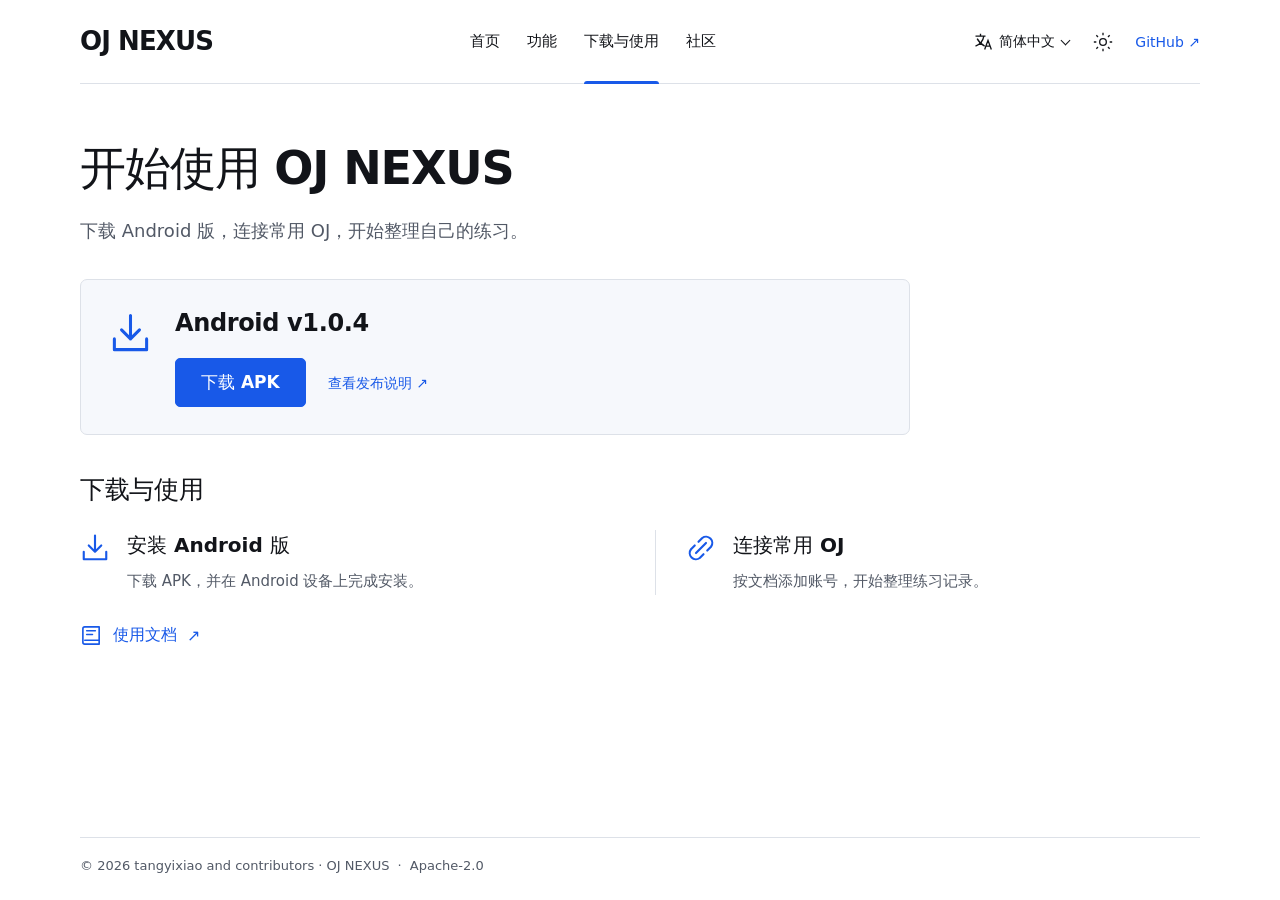
<file: site/download.html>
<!doctype html>
<html lang="zh-CN" data-locale="zh-CN" data-theme="light" data-default-theme="light" data-site-root="./">
<head>
  <meta charset="utf-8">
  <meta name="viewport" content="width=device-width, initial-scale=1">
  <meta name="generator" content="Project website template">
  <meta name="color-scheme" content="light dark">
  <meta name="description" content="下载 Android 版，连接常用 OJ，开始整理自己的练习。">
  <meta name="theme-color" content="#ffffff" media="(prefers-color-scheme: light)">
  <meta name="theme-color" content="#ffffff" media="(prefers-color-scheme: dark)">
  <title>下载与使用 · OJ NEXUS</title>
  <link rel="alternate" hreflang="zh-CN" href="./download.html"><link rel="alternate" hreflang="en" href="./en/download.html">
  <link rel="icon" href="./favicon.svg" type="image/svg+xml">
  <script src="./theme-init.js"></script>
  <link rel="stylesheet" href="./style.css">
  <script src="./script.js" defer></script>
</head>
<body class="page-download" id="top">
  <a class="skip-link" href="#main">跳转到主要内容</a>
  <header class="site-header wrap">
    <a class="brand" href="./index.html">OJ NEXUS</a>
    <nav class="main-nav" id="main-nav" aria-label="主导航"><a href="./index.html">首页</a><a href="./features.html">功能</a><a href="./download.html" aria-current="page">下载与使用</a><a href="./community.html">社区</a></nav>
    <div class="header-tools">
      <details class="language-picker picker">
        <summary aria-label="选择语言"><svg viewBox="0 0 24 24" fill="none" stroke="currentColor" stroke-width="1.6" aria-hidden="true"><path d="M3 5h12M9 2v3m4 0c-1 6-5 10-10 12m2-9c2 4 5 7 9 9m0 4 4-11 4 11m-6-4h4"/></svg><span class="language-current">简体中文</span></summary>
        <nav class="picker-menu" aria-label="选择语言"><a href="./download.html" lang="zh-CN" hreflang="zh-CN" aria-current="true">简体中文</a><a href="./en/download.html" lang="en" hreflang="en">English</a></nav>
      </details>
      <details class="theme-picker picker" hidden>
        <summary aria-label="选择主题"><svg class="theme-sun" viewBox="0 0 24 24" fill="none" stroke="currentColor" stroke-width="1.6" aria-hidden="true"><circle cx="12" cy="12" r="4"/><path d="M12 1v3m0 16v3M1 12h3m16 0h3M4 4l2 2m12 12 2 2M4 20l2-2M18 6l2-2"/></svg><svg class="theme-moon" viewBox="0 0 24 24" fill="none" stroke="currentColor" stroke-width="1.6" aria-hidden="true"><path d="M20.5 14A9 9 0 0 1 10 3.5 9 9 0 1 0 20.5 14Z"/></svg><span class="theme-current">浅色</span></summary>
        <div class="picker-menu"><button type="button" data-theme-choice="light" aria-pressed="false"><svg class="" viewBox="0 0 24 24" fill="none" stroke="currentColor" stroke-width="1.7" stroke-linecap="round" stroke-linejoin="round" aria-hidden="true"><circle cx="12" cy="12" r="4"/><path d="M12 1v3m0 16v3M1 12h3m16 0h3M4 4l2 2m12 12 2 2M4 20l2-2M18 6l2-2"/></svg><span>浅色</span></button><button type="button" data-theme-choice="dark" aria-pressed="false"><svg class="" viewBox="0 0 24 24" fill="none" stroke="currentColor" stroke-width="1.7" stroke-linecap="round" stroke-linejoin="round" aria-hidden="true"><path d="M20.5 14A9 9 0 0 1 10 3.5 9 9 0 1 0 20.5 14Z"/></svg><span>深色</span></button><button type="button" data-theme-choice="system" aria-pressed="false"><svg class="" viewBox="0 0 24 24" fill="none" stroke="currentColor" stroke-width="1.7" stroke-linecap="round" stroke-linejoin="round" aria-hidden="true"><rect x="2" y="3" width="20" height="14" rx="2"/><path d="M12 17v4m-5 0h10"/></svg><span>跟随系统</span></button></div>
      </details>
      <a class="repository-link" href="https://github.com/tangyixiao/OJ-NEXUS">GitHub <span aria-hidden="true">↗</span></a>
      <button class="menu-toggle" type="button" aria-label="打开导航" data-open-label="打开导航" data-close-label="关闭导航" aria-expanded="false" aria-controls="main-nav" hidden><svg viewBox="0 0 24 24" fill="none" stroke="currentColor" stroke-width="1.8" aria-hidden="true"><path d="M3 6h18M3 12h18M3 18h18"/></svg></button>
    </div>
  </header>
  <main id="main" class="wrap"><header class="page-heading"><h1>开始使用 OJ NEXUS</h1><p>下载 Android 版，连接常用 OJ，开始整理自己的练习。</p></header><section class="download-panel" aria-labelledby="download-version"><svg class="" viewBox="0 0 24 24" fill="none" stroke="currentColor" stroke-width="1.7" stroke-linecap="round" stroke-linejoin="round" aria-hidden="true"><path d="M12 2v13m-5-5 5 5 5-5M3 15v6h18v-6"/></svg><div><h2 id="download-version">Android v1.0.4</h2><div class="download-actions"><a class="button button-primary" href="https://github.com/tangyixiao/OJ-NEXUS/releases/download/v1.0.4/OJ-NEXUS-v1.0.4.apk">下载 APK</a><a class="release-link" href="https://github.com/tangyixiao/OJ-NEXUS/releases/tag/v1.0.4">查看发布说明 <span aria-hidden="true">↗</span></a></div></div></section><section class="getting-started"><h2>下载与使用</h2><div class="start-steps"><a class="start-step" href="https://github.com/tangyixiao/OJ-NEXUS/releases/download/v1.0.4/OJ-NEXUS-v1.0.4.apk"><span class="step-icon"><svg class="" viewBox="0 0 24 24" fill="none" stroke="currentColor" stroke-width="1.7" stroke-linecap="round" stroke-linejoin="round" aria-hidden="true"><path d="M12 2v13m-5-5 5 5 5-5M3 15v6h18v-6"/></svg></span><span><strong>安装 Android 版</strong><span>下载 APK，并在 Android 设备上完成安装。</span></span></a><a class="start-step" href="https://github.com/tangyixiao/OJ-NEXUS#readme"><span class="step-icon"><svg class="" viewBox="0 0 24 24" fill="none" stroke="currentColor" stroke-width="1.7" stroke-linecap="round" stroke-linejoin="round" aria-hidden="true"><path d="m10 7 3-3a5 5 0 0 1 7 7l-3 3M14 17l-3 3a5 5 0 0 1-7-7l3-3m1 6 8-8"/></svg></span><span><strong>连接常用 OJ</strong><span>按文档添加账号，开始整理练习记录。</span></span></a></div></section><a class="docs-link" href="https://github.com/tangyixiao/OJ-NEXUS#readme"><svg class="" viewBox="0 0 24 24" fill="none" stroke="currentColor" stroke-width="1.7" stroke-linecap="round" stroke-linejoin="round" aria-hidden="true"><path d="M5 3h15v18H5a2 2 0 0 1-2-2V5a2 2 0 0 1 2-2Zm0 14h15M7 7h9M7 11h6"/></svg>使用文档 <span aria-hidden="true">↗</span></a></main>
  <footer class="site-footer wrap"><p>© 2026 tangyixiao and contributors · OJ NEXUS <span aria-hidden="true">·</span> <a href="https://github.com/tangyixiao/OJ-NEXUS/blob/main/LICENSE">Apache-2.0</a></p></footer>
</body>
</html>
</file>
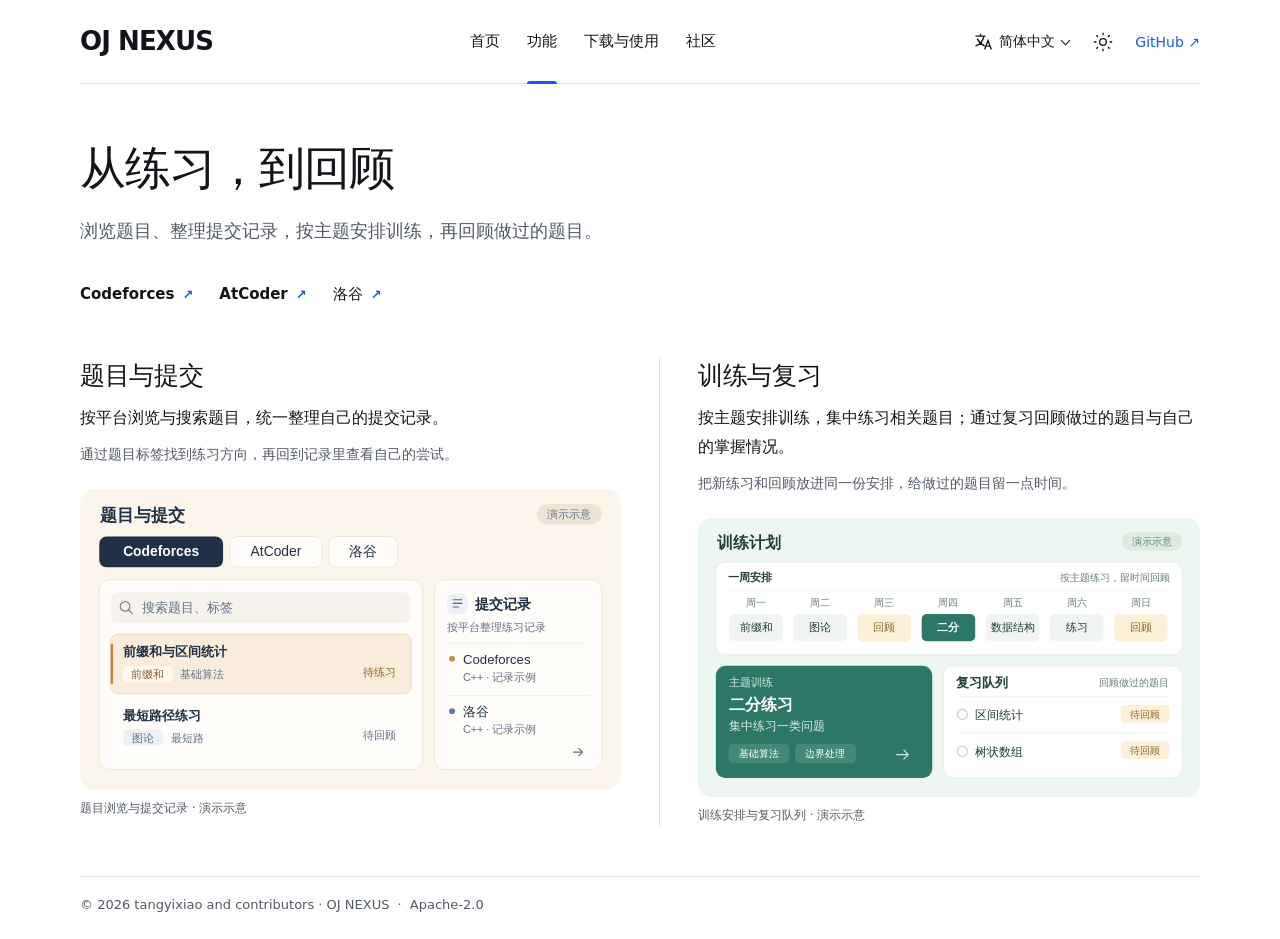
<file: site/features.html>
<!doctype html>
<html lang="zh-CN" data-locale="zh-CN" data-theme="light" data-default-theme="light" data-site-root="./">
<head>
  <meta charset="utf-8">
  <meta name="viewport" content="width=device-width, initial-scale=1">
  <meta name="generator" content="Project website template">
  <meta name="color-scheme" content="light dark">
  <meta name="description" content="浏览题目、整理提交记录，按主题安排训练，再回顾做过的题目。">
  <meta name="theme-color" content="#ffffff" media="(prefers-color-scheme: light)">
  <meta name="theme-color" content="#ffffff" media="(prefers-color-scheme: dark)">
  <title>功能 · OJ NEXUS</title>
  <link rel="alternate" hreflang="zh-CN" href="./features.html"><link rel="alternate" hreflang="en" href="./en/features.html">
  <link rel="icon" href="./favicon.svg" type="image/svg+xml">
  <script src="./theme-init.js"></script>
  <link rel="stylesheet" href="./style.css">
  <script src="./script.js" defer></script>
</head>
<body class="page-features" id="top">
  <a class="skip-link" href="#main">跳转到主要内容</a>
  <header class="site-header wrap">
    <a class="brand" href="./index.html">OJ NEXUS</a>
    <nav class="main-nav" id="main-nav" aria-label="主导航"><a href="./index.html">首页</a><a href="./features.html" aria-current="page">功能</a><a href="./download.html">下载与使用</a><a href="./community.html">社区</a></nav>
    <div class="header-tools">
      <details class="language-picker picker">
        <summary aria-label="选择语言"><svg viewBox="0 0 24 24" fill="none" stroke="currentColor" stroke-width="1.6" aria-hidden="true"><path d="M3 5h12M9 2v3m4 0c-1 6-5 10-10 12m2-9c2 4 5 7 9 9m0 4 4-11 4 11m-6-4h4"/></svg><span class="language-current">简体中文</span></summary>
        <nav class="picker-menu" aria-label="选择语言"><a href="./features.html" lang="zh-CN" hreflang="zh-CN" aria-current="true">简体中文</a><a href="./en/features.html" lang="en" hreflang="en">English</a></nav>
      </details>
      <details class="theme-picker picker" hidden>
        <summary aria-label="选择主题"><svg class="theme-sun" viewBox="0 0 24 24" fill="none" stroke="currentColor" stroke-width="1.6" aria-hidden="true"><circle cx="12" cy="12" r="4"/><path d="M12 1v3m0 16v3M1 12h3m16 0h3M4 4l2 2m12 12 2 2M4 20l2-2M18 6l2-2"/></svg><svg class="theme-moon" viewBox="0 0 24 24" fill="none" stroke="currentColor" stroke-width="1.6" aria-hidden="true"><path d="M20.5 14A9 9 0 0 1 10 3.5 9 9 0 1 0 20.5 14Z"/></svg><span class="theme-current">浅色</span></summary>
        <div class="picker-menu"><button type="button" data-theme-choice="light" aria-pressed="false"><svg class="" viewBox="0 0 24 24" fill="none" stroke="currentColor" stroke-width="1.7" stroke-linecap="round" stroke-linejoin="round" aria-hidden="true"><circle cx="12" cy="12" r="4"/><path d="M12 1v3m0 16v3M1 12h3m16 0h3M4 4l2 2m12 12 2 2M4 20l2-2M18 6l2-2"/></svg><span>浅色</span></button><button type="button" data-theme-choice="dark" aria-pressed="false"><svg class="" viewBox="0 0 24 24" fill="none" stroke="currentColor" stroke-width="1.7" stroke-linecap="round" stroke-linejoin="round" aria-hidden="true"><path d="M20.5 14A9 9 0 0 1 10 3.5 9 9 0 1 0 20.5 14Z"/></svg><span>深色</span></button><button type="button" data-theme-choice="system" aria-pressed="false"><svg class="" viewBox="0 0 24 24" fill="none" stroke="currentColor" stroke-width="1.7" stroke-linecap="round" stroke-linejoin="round" aria-hidden="true"><rect x="2" y="3" width="20" height="14" rx="2"/><path d="M12 17v4m-5 0h10"/></svg><span>跟随系统</span></button></div>
      </details>
      <a class="repository-link" href="https://github.com/tangyixiao/OJ-NEXUS">GitHub <span aria-hidden="true">↗</span></a>
      <button class="menu-toggle" type="button" aria-label="打开导航" data-open-label="打开导航" data-close-label="关闭导航" aria-expanded="false" aria-controls="main-nav" hidden><svg viewBox="0 0 24 24" fill="none" stroke="currentColor" stroke-width="1.8" aria-hidden="true"><path d="M3 6h18M3 12h18M3 18h18"/></svg></button>
    </div>
  </header>
  <main id="main" class="wrap"><header class="page-heading"><h1>从练习，到回顾</h1><p>浏览题目、整理提交记录，按主题安排训练，再回顾做过的题目。</p></header><nav class="platforms" aria-label="支持的平台"><a class="platform-link" href="https://codeforces.com/"><span>Codeforces</span><span class="platform-arrow" aria-hidden="true">↗</span></a><a class="platform-link" href="https://atcoder.jp/"><span>AtCoder</span><span class="platform-arrow" aria-hidden="true">↗</span></a><a class="platform-link" href="https://www.luogu.com.cn/"><span>洛谷</span><span class="platform-arrow" aria-hidden="true">↗</span></a></nav><div class="feature-groups"><article class="feature feature-with-image"><div class="feature-copy"><h2>题目与提交</h2><p>按平台浏览与搜索题目，统一整理自己的提交记录。</p><p class="feature-detail">通过题目标签找到练习方向，再回到记录里查看自己的尝试。</p></div><figure class="feature-image"><a href="./assets/demo/problem-workflow.svg" data-light-href="./assets/demo/problem-workflow.svg" data-dark-href="./assets/demo/problem-workflow-dark.svg" aria-label="题目与提交: 查看完整演示图"><img class="light-image" src="./assets/demo/problem-workflow.svg" alt="题目浏览演示：按平台搜索、查看标签与提交记录示例" width="900" height="500" loading="lazy" decoding="async"><img class="dark-image" src="./assets/demo/problem-workflow-dark.svg" alt="题目浏览演示：按平台搜索、查看标签与提交记录示例" width="900" height="500" loading="lazy" decoding="async"></a><figcaption>题目浏览与提交记录 · 演示示意</figcaption></figure></article><article class="feature feature-with-image"><div class="feature-copy"><h2>训练与复习</h2><p>按主题安排训练，集中练习相关题目；通过复习回顾做过的题目与自己的掌握情况。</p><p class="feature-detail">把新练习和回顾放进同一份安排，给做过的题目留一点时间。</p></div><figure class="feature-image"><a href="./assets/demo/training-review.svg" data-light-href="./assets/demo/training-review.svg" data-dark-href="./assets/demo/training-review-dark.svg" aria-label="训练与复习: 查看完整演示图"><img class="light-image" src="./assets/demo/training-review.svg" alt="训练复习演示：一周训练安排、主题练习和待回顾题目" width="900" height="500" loading="lazy" decoding="async"><img class="dark-image" src="./assets/demo/training-review-dark.svg" alt="训练复习演示：一周训练安排、主题练习和待回顾题目" width="900" height="500" loading="lazy" decoding="async"></a><figcaption>训练安排与复习队列 · 演示示意</figcaption></figure></article></div></main>
  <footer class="site-footer wrap"><p>© 2026 tangyixiao and contributors · OJ NEXUS <span aria-hidden="true">·</span> <a href="https://github.com/tangyixiao/OJ-NEXUS/blob/main/LICENSE">Apache-2.0</a></p></footer>
</body>
</html>
</file>
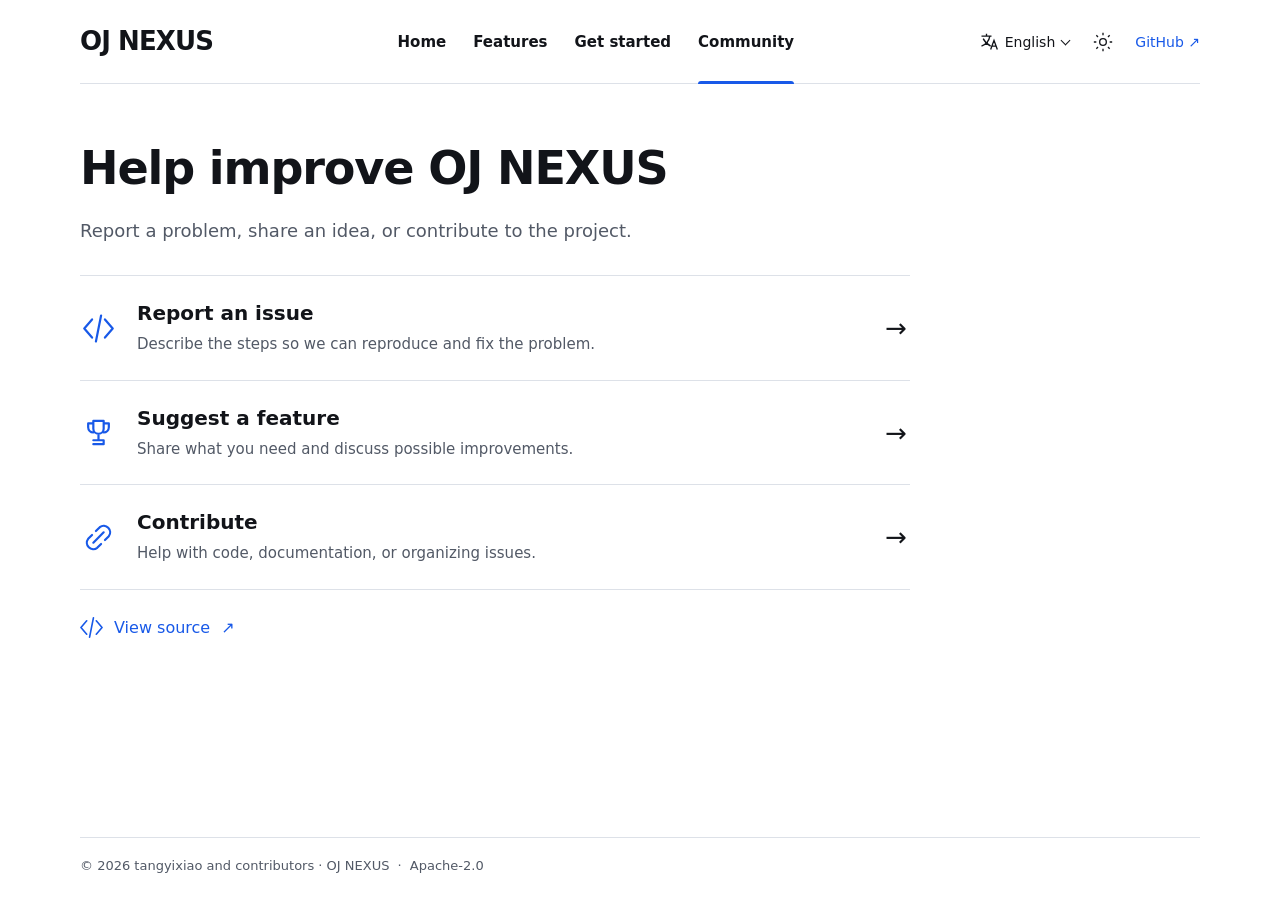
<file: site/en/community.html>
<!doctype html>
<html lang="en" data-locale="en" data-theme="light" data-default-theme="light" data-site-root="../">
<head>
  <meta charset="utf-8">
  <meta name="viewport" content="width=device-width, initial-scale=1">
  <meta name="generator" content="Project website template">
  <meta name="color-scheme" content="light dark">
  <meta name="description" content="Report an issue, suggest a feature, or contribute code and documentation.">
  <meta name="theme-color" content="#ffffff" media="(prefers-color-scheme: light)">
  <meta name="theme-color" content="#ffffff" media="(prefers-color-scheme: dark)">
  <title>Community · OJ NEXUS</title>
  <link rel="alternate" hreflang="zh-CN" href="../community.html"><link rel="alternate" hreflang="en" href="../en/community.html">
  <link rel="icon" href="../favicon.svg" type="image/svg+xml">
  <script src="../theme-init.js"></script>
  <link rel="stylesheet" href="../style.css">
  <script src="../script.js" defer></script>
</head>
<body class="page-community" id="top">
  <a class="skip-link" href="#main">Skip to main content</a>
  <header class="site-header wrap">
    <a class="brand" href="./index.html">OJ NEXUS</a>
    <nav class="main-nav" id="main-nav" aria-label="Main navigation"><a href="./index.html">Home</a><a href="./features.html">Features</a><a href="./download.html">Get started</a><a href="./community.html" aria-current="page">Community</a></nav>
    <div class="header-tools">
      <details class="language-picker picker">
        <summary aria-label="Choose language"><svg viewBox="0 0 24 24" fill="none" stroke="currentColor" stroke-width="1.6" aria-hidden="true"><path d="M3 5h12M9 2v3m4 0c-1 6-5 10-10 12m2-9c2 4 5 7 9 9m0 4 4-11 4 11m-6-4h4"/></svg><span class="language-current">English</span></summary>
        <nav class="picker-menu" aria-label="Choose language"><a href="../community.html" lang="zh-CN" hreflang="zh-CN">简体中文</a><a href="../en/community.html" lang="en" hreflang="en" aria-current="true">English</a></nav>
      </details>
      <details class="theme-picker picker" hidden>
        <summary aria-label="Choose theme"><svg class="theme-sun" viewBox="0 0 24 24" fill="none" stroke="currentColor" stroke-width="1.6" aria-hidden="true"><circle cx="12" cy="12" r="4"/><path d="M12 1v3m0 16v3M1 12h3m16 0h3M4 4l2 2m12 12 2 2M4 20l2-2M18 6l2-2"/></svg><svg class="theme-moon" viewBox="0 0 24 24" fill="none" stroke="currentColor" stroke-width="1.6" aria-hidden="true"><path d="M20.5 14A9 9 0 0 1 10 3.5 9 9 0 1 0 20.5 14Z"/></svg><span class="theme-current">Light</span></summary>
        <div class="picker-menu"><button type="button" data-theme-choice="light" aria-pressed="false"><svg class="" viewBox="0 0 24 24" fill="none" stroke="currentColor" stroke-width="1.7" stroke-linecap="round" stroke-linejoin="round" aria-hidden="true"><circle cx="12" cy="12" r="4"/><path d="M12 1v3m0 16v3M1 12h3m16 0h3M4 4l2 2m12 12 2 2M4 20l2-2M18 6l2-2"/></svg><span>Light</span></button><button type="button" data-theme-choice="dark" aria-pressed="false"><svg class="" viewBox="0 0 24 24" fill="none" stroke="currentColor" stroke-width="1.7" stroke-linecap="round" stroke-linejoin="round" aria-hidden="true"><path d="M20.5 14A9 9 0 0 1 10 3.5 9 9 0 1 0 20.5 14Z"/></svg><span>Dark</span></button><button type="button" data-theme-choice="system" aria-pressed="false"><svg class="" viewBox="0 0 24 24" fill="none" stroke="currentColor" stroke-width="1.7" stroke-linecap="round" stroke-linejoin="round" aria-hidden="true"><rect x="2" y="3" width="20" height="14" rx="2"/><path d="M12 17v4m-5 0h10"/></svg><span>System</span></button></div>
      </details>
      <a class="repository-link" href="https://github.com/tangyixiao/OJ-NEXUS">GitHub <span aria-hidden="true">↗</span></a>
      <button class="menu-toggle" type="button" aria-label="Open navigation" data-open-label="Open navigation" data-close-label="Close navigation" aria-expanded="false" aria-controls="main-nav" hidden><svg viewBox="0 0 24 24" fill="none" stroke="currentColor" stroke-width="1.8" aria-hidden="true"><path d="M3 6h18M3 12h18M3 18h18"/></svg></button>
    </div>
  </header>
  <main id="main" class="wrap"><header class="page-heading"><h1>Help improve OJ NEXUS</h1><p>Report a problem, share an idea, or contribute to the project.</p></header><div class="community-rows"><a class="community-row" href="https://github.com/tangyixiao/OJ-NEXUS/issues/new"><svg class="" viewBox="0 0 24 24" fill="none" stroke="currentColor" stroke-width="1.7" stroke-linecap="round" stroke-linejoin="round" aria-hidden="true"><path d="m7 5-6 7 6 7M17 5l6 7-6 7M14 2l-4 20"/></svg><span class="row-copy"><strong>Report an issue</strong><span>Describe the steps so we can reproduce and fix the problem.</span></span><span class="arrow" aria-hidden="true">→</span></a><a class="community-row" href="https://github.com/tangyixiao/OJ-NEXUS/issues"><svg class="" viewBox="0 0 24 24" fill="none" stroke="currentColor" stroke-width="1.7" stroke-linecap="round" stroke-linejoin="round" aria-hidden="true"><path d="M8 3h8v6a4 4 0 0 1-8 0V3ZM8 5H4v3a4 4 0 0 0 4 4m8-7h4v3a4 4 0 0 1-4 4M12 13v5m-4 3h8m-8-3h8v3"/></svg><span class="row-copy"><strong>Suggest a feature</strong><span>Share what you need and discuss possible improvements.</span></span><span class="arrow" aria-hidden="true">→</span></a><a class="community-row" href="https://github.com/tangyixiao/OJ-NEXUS/contribute"><svg class="" viewBox="0 0 24 24" fill="none" stroke="currentColor" stroke-width="1.7" stroke-linecap="round" stroke-linejoin="round" aria-hidden="true"><path d="m10 7 3-3a5 5 0 0 1 7 7l-3 3M14 17l-3 3a5 5 0 0 1-7-7l3-3m1 6 8-8"/></svg><span class="row-copy"><strong>Contribute</strong><span>Help with code, documentation, or organizing issues.</span></span><span class="arrow" aria-hidden="true">→</span></a></div><a class="source-link" href="https://github.com/tangyixiao/OJ-NEXUS"><svg class="" viewBox="0 0 24 24" fill="none" stroke="currentColor" stroke-width="1.7" stroke-linecap="round" stroke-linejoin="round" aria-hidden="true"><path d="m7 5-6 7 6 7M17 5l6 7-6 7M14 2l-4 20"/></svg>View source <span aria-hidden="true">↗</span></a></main>
  <footer class="site-footer wrap"><p>© 2026 tangyixiao and contributors · OJ NEXUS <span aria-hidden="true">·</span> <a href="https://github.com/tangyixiao/OJ-NEXUS/blob/main/LICENSE">Apache-2.0</a></p></footer>
</body>
</html>
</file>
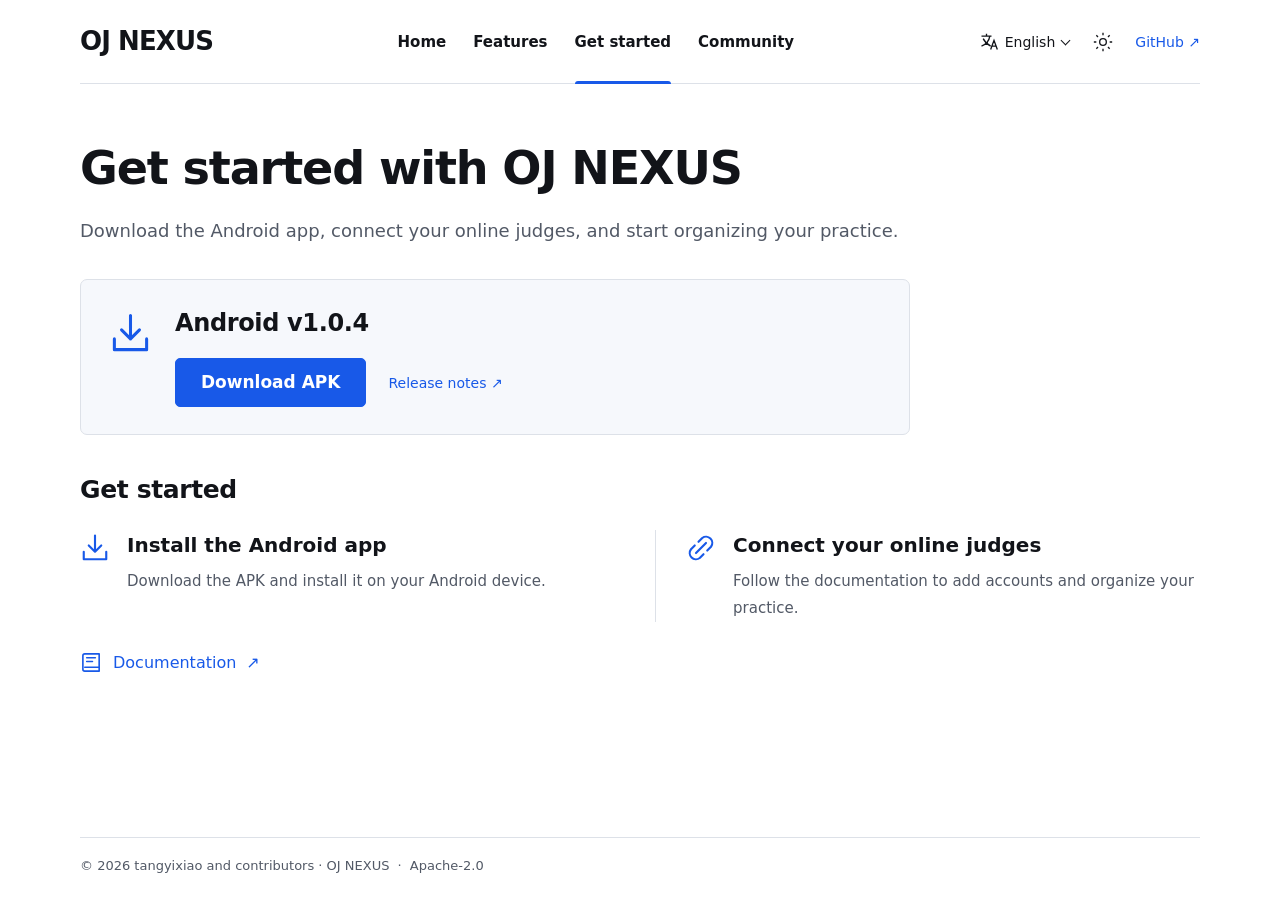
<file: site/en/download.html>
<!doctype html>
<html lang="en" data-locale="en" data-theme="light" data-default-theme="light" data-site-root="../">
<head>
  <meta charset="utf-8">
  <meta name="viewport" content="width=device-width, initial-scale=1">
  <meta name="generator" content="Project website template">
  <meta name="color-scheme" content="light dark">
  <meta name="description" content="Download the Android app, connect your online judges, and start organizing your practice.">
  <meta name="theme-color" content="#ffffff" media="(prefers-color-scheme: light)">
  <meta name="theme-color" content="#ffffff" media="(prefers-color-scheme: dark)">
  <title>Get started · OJ NEXUS</title>
  <link rel="alternate" hreflang="zh-CN" href="../download.html"><link rel="alternate" hreflang="en" href="../en/download.html">
  <link rel="icon" href="../favicon.svg" type="image/svg+xml">
  <script src="../theme-init.js"></script>
  <link rel="stylesheet" href="../style.css">
  <script src="../script.js" defer></script>
</head>
<body class="page-download" id="top">
  <a class="skip-link" href="#main">Skip to main content</a>
  <header class="site-header wrap">
    <a class="brand" href="./index.html">OJ NEXUS</a>
    <nav class="main-nav" id="main-nav" aria-label="Main navigation"><a href="./index.html">Home</a><a href="./features.html">Features</a><a href="./download.html" aria-current="page">Get started</a><a href="./community.html">Community</a></nav>
    <div class="header-tools">
      <details class="language-picker picker">
        <summary aria-label="Choose language"><svg viewBox="0 0 24 24" fill="none" stroke="currentColor" stroke-width="1.6" aria-hidden="true"><path d="M3 5h12M9 2v3m4 0c-1 6-5 10-10 12m2-9c2 4 5 7 9 9m0 4 4-11 4 11m-6-4h4"/></svg><span class="language-current">English</span></summary>
        <nav class="picker-menu" aria-label="Choose language"><a href="../download.html" lang="zh-CN" hreflang="zh-CN">简体中文</a><a href="../en/download.html" lang="en" hreflang="en" aria-current="true">English</a></nav>
      </details>
      <details class="theme-picker picker" hidden>
        <summary aria-label="Choose theme"><svg class="theme-sun" viewBox="0 0 24 24" fill="none" stroke="currentColor" stroke-width="1.6" aria-hidden="true"><circle cx="12" cy="12" r="4"/><path d="M12 1v3m0 16v3M1 12h3m16 0h3M4 4l2 2m12 12 2 2M4 20l2-2M18 6l2-2"/></svg><svg class="theme-moon" viewBox="0 0 24 24" fill="none" stroke="currentColor" stroke-width="1.6" aria-hidden="true"><path d="M20.5 14A9 9 0 0 1 10 3.5 9 9 0 1 0 20.5 14Z"/></svg><span class="theme-current">Light</span></summary>
        <div class="picker-menu"><button type="button" data-theme-choice="light" aria-pressed="false"><svg class="" viewBox="0 0 24 24" fill="none" stroke="currentColor" stroke-width="1.7" stroke-linecap="round" stroke-linejoin="round" aria-hidden="true"><circle cx="12" cy="12" r="4"/><path d="M12 1v3m0 16v3M1 12h3m16 0h3M4 4l2 2m12 12 2 2M4 20l2-2M18 6l2-2"/></svg><span>Light</span></button><button type="button" data-theme-choice="dark" aria-pressed="false"><svg class="" viewBox="0 0 24 24" fill="none" stroke="currentColor" stroke-width="1.7" stroke-linecap="round" stroke-linejoin="round" aria-hidden="true"><path d="M20.5 14A9 9 0 0 1 10 3.5 9 9 0 1 0 20.5 14Z"/></svg><span>Dark</span></button><button type="button" data-theme-choice="system" aria-pressed="false"><svg class="" viewBox="0 0 24 24" fill="none" stroke="currentColor" stroke-width="1.7" stroke-linecap="round" stroke-linejoin="round" aria-hidden="true"><rect x="2" y="3" width="20" height="14" rx="2"/><path d="M12 17v4m-5 0h10"/></svg><span>System</span></button></div>
      </details>
      <a class="repository-link" href="https://github.com/tangyixiao/OJ-NEXUS">GitHub <span aria-hidden="true">↗</span></a>
      <button class="menu-toggle" type="button" aria-label="Open navigation" data-open-label="Open navigation" data-close-label="Close navigation" aria-expanded="false" aria-controls="main-nav" hidden><svg viewBox="0 0 24 24" fill="none" stroke="currentColor" stroke-width="1.8" aria-hidden="true"><path d="M3 6h18M3 12h18M3 18h18"/></svg></button>
    </div>
  </header>
  <main id="main" class="wrap"><header class="page-heading"><h1>Get started with OJ NEXUS</h1><p>Download the Android app, connect your online judges, and start organizing your practice.</p></header><section class="download-panel" aria-labelledby="download-version"><svg class="" viewBox="0 0 24 24" fill="none" stroke="currentColor" stroke-width="1.7" stroke-linecap="round" stroke-linejoin="round" aria-hidden="true"><path d="M12 2v13m-5-5 5 5 5-5M3 15v6h18v-6"/></svg><div><h2 id="download-version">Android v1.0.4</h2><div class="download-actions"><a class="button button-primary" href="https://github.com/tangyixiao/OJ-NEXUS/releases/download/v1.0.4/OJ-NEXUS-v1.0.4.apk">Download APK</a><a class="release-link" href="https://github.com/tangyixiao/OJ-NEXUS/releases/tag/v1.0.4">Release notes <span aria-hidden="true">↗</span></a></div></div></section><section class="getting-started"><h2>Get started</h2><div class="start-steps"><a class="start-step" href="https://github.com/tangyixiao/OJ-NEXUS/releases/download/v1.0.4/OJ-NEXUS-v1.0.4.apk"><span class="step-icon"><svg class="" viewBox="0 0 24 24" fill="none" stroke="currentColor" stroke-width="1.7" stroke-linecap="round" stroke-linejoin="round" aria-hidden="true"><path d="M12 2v13m-5-5 5 5 5-5M3 15v6h18v-6"/></svg></span><span><strong>Install the Android app</strong><span>Download the APK and install it on your Android device.</span></span></a><a class="start-step" href="https://github.com/tangyixiao/OJ-NEXUS#readme"><span class="step-icon"><svg class="" viewBox="0 0 24 24" fill="none" stroke="currentColor" stroke-width="1.7" stroke-linecap="round" stroke-linejoin="round" aria-hidden="true"><path d="m10 7 3-3a5 5 0 0 1 7 7l-3 3M14 17l-3 3a5 5 0 0 1-7-7l3-3m1 6 8-8"/></svg></span><span><strong>Connect your online judges</strong><span>Follow the documentation to add accounts and organize your practice.</span></span></a></div></section><a class="docs-link" href="https://github.com/tangyixiao/OJ-NEXUS#readme"><svg class="" viewBox="0 0 24 24" fill="none" stroke="currentColor" stroke-width="1.7" stroke-linecap="round" stroke-linejoin="round" aria-hidden="true"><path d="M5 3h15v18H5a2 2 0 0 1-2-2V5a2 2 0 0 1 2-2Zm0 14h15M7 7h9M7 11h6"/></svg>Documentation <span aria-hidden="true">↗</span></a></main>
  <footer class="site-footer wrap"><p>© 2026 tangyixiao and contributors · OJ NEXUS <span aria-hidden="true">·</span> <a href="https://github.com/tangyixiao/OJ-NEXUS/blob/main/LICENSE">Apache-2.0</a></p></footer>
</body>
</html>
</file>
<file: assets/fonts/fonts.css>
@font-face {
  font-family: 'Geist';
  font-style: normal;
  font-weight: 400;
  font-display: swap;
  src: url(c2bef016fb9b4bcd.woff2) format('truetype');
}
@font-face {
  font-family: 'Geist';
  font-style: normal;
  font-weight: 500;
  font-display: swap;
  src: url(541119bccb21575e.woff2) format('truetype');
}
@font-face {
  font-family: 'Geist';
  font-style: normal;
  font-weight: 600;
  font-display: swap;
  src: url(011cb50bc76b8e25.woff2) format('truetype');
}
@font-face {
  font-family: 'Geist';
  font-style: normal;
  font-weight: 700;
  font-display: swap;
  src: url(e374eee52bb36e03.woff2) format('truetype');
}
@font-face {
  font-family: 'Geist Mono';
  font-style: normal;
  font-weight: 400;
  font-display: swap;
  src: url(706d7515d64b1e19.woff2) format('truetype');
}
@font-face {
  font-family: 'Geist Mono';
  font-style: normal;
  font-weight: 500;
  font-display: swap;
  src: url(e858776f9ad0d058.woff2) format('truetype');
}
</file>
<file: assets/fonts/display.css>
@font-face {
  font-family: 'Space Grotesk';
  font-style: normal;
  font-weight: 400;
  font-display: swap;
  src: url(0dfc29fde7d95ca6.woff2) format('truetype');
}
@font-face {
  font-family: 'Space Grotesk';
  font-style: normal;
  font-weight: 600;
  font-display: swap;
  src: url(d03f1389be8c7cea.woff2) format('truetype');
}
</file>
<file: assets/site.css>
/* Shared accessibility and reading primitives. Project compositions are separate. */
*{box-sizing:border-box}html{scroll-behavior:smooth;scroll-padding-top:90px}body{margin:0;background:var(--bg);color:var(--ink);font:400 16px/1.75 var(--font-body);-webkit-font-smoothing:antialiased}a{color:inherit;text-decoration-thickness:1px;text-underline-offset:5px}button,input{font:inherit}button,a{-webkit-tap-highlight-color:transparent}button{cursor:pointer}button:focus-visible,a:focus-visible,input:focus-visible{outline:3px solid var(--accent);outline-offset:4px}img{display:block;max-width:100%;height:auto}p{margin:0 0 1em}h1,h2,h3{line-height:1.18;font-weight:500;margin:0;text-wrap:balance}h1,h2{font-family:var(--font-display)}h1{letter-spacing:-.055em}h2{font-size:clamp(30px,4vw,54px);letter-spacing:-.035em}h3{font-size:21px}ul{padding-left:1.2em}.wrap{max-width:1440px;margin:auto;padding:0 64px}.eyebrow{font:500 12px/1.5 var(--font-mono);letter-spacing:.12em;text-transform:uppercase;color:var(--accent)}.lede{font-size:clamp(17px,1.7vw,22px);line-height:1.75;color:var(--muted);max-width:42em}.kicker{display:inline-flex;gap:12px;align-items:center;font:500 12px/1.6 var(--font-mono);letter-spacing:.06em}.kicker:before{content:"";width:7px;height:7px;border-radius:50%;background:var(--accent)}.btn{display:inline-flex;justify-content:center;align-items:center;gap:14px;min-height:48px;padding:12px 24px;border:1px solid var(--accent);background:var(--accent);color:var(--accent-ink);text-decoration:none;border-radius:4px;font:500 14px/1.5 var(--font-body);transition:transform .18s,filter .18s}.btn:hover{transform:translateY(-2px);filter:brightness(1.08)}.btn:active{transform:translateY(1px)}.btn.secondary{background:transparent;color:var(--ink);border-color:var(--line)}.actions{display:flex;flex-wrap:wrap;align-items:center;gap:14px;margin-top:32px}.text-link{font-size:14px;color:var(--muted)}.section{padding:100px 0}.section-heading{display:flex;align-items:baseline;gap:32px;justify-content:space-between;margin-bottom:48px}.section-heading p{max-width:34em;color:var(--muted);margin:0}.top-rule{border-top:1px solid var(--line)}.section-number{font:12px var(--font-mono);color:var(--accent);margin-bottom:20px}.status-note{color:var(--muted);max-width:65em;font-size:14px}.caps{list-style:none;padding:0;margin:0}.caps li{padding:26px 0;border-top:1px solid var(--line)}.caps h3{margin-bottom:12px}.caps p{color:var(--muted);margin:0;font-size:15px}.source-area{min-width:0}.source-link{font:12px/1.6 var(--font-mono);color:var(--muted);display:block;margin:0 0 14px;overflow-wrap:anywhere}.source-area>.docs-code{margin-top:0}.code-layout{display:grid;grid-template-columns:minmax(0,1fr) minmax(0,1.2fr);gap:80px;align-items:start}.site-footer{padding:56px 0 30px;border-top:1px solid var(--line)}.footer-top{display:flex;gap:40px;justify-content:space-between;align-items:center;margin-bottom:42px}.footer-name{font-family:var(--font-display);font-size:30px;letter-spacing:-.025em}.footer-links{display:flex;gap:24px;flex-wrap:wrap;font-size:13px;color:var(--muted)}.footer-bottom{font:11px/1.8 var(--font-mono);display:flex;justify-content:space-between;gap:24px;color:var(--muted)}.footer-bottom details{max-width:65%}.footer-bottom summary{cursor:pointer}.footer-bottom ul{padding-left:18px}.footer-bottom a{overflow-wrap:anywhere}
/* One functional navigation shell; the projects keep their own typography and art. */
.site-nav{position:sticky;top:0;z-index:60;height:76px;background:var(--bg);border-bottom:1px solid var(--line)}.nav-inner{height:100%;display:flex;align-items:center;gap:32px}.site-brand{font:600 17px/1.3 var(--font-body);letter-spacing:-.02em;text-decoration:none;max-width:38%;overflow-wrap:anywhere}.site-links{margin-left:auto;display:flex;gap:28px;align-items:center}.site-links a{font-size:13px;text-decoration:none;position:relative}.site-links a:after{content:"";position:absolute;bottom:-6px;left:0;width:0;height:1px;background:currentColor;transition:width .2s}.site-links a:hover:after{width:100%}.nav-controls{display:flex;align-items:center;gap:12px}.nav-cta{min-height:38px;padding:9px 17px;font-size:12px}.site-theme,.site-menu-toggle{height:40px;width:40px;display:grid;place-items:center;color:var(--ink);border:1px solid var(--line);background:transparent;border-radius:50%;padding:0}.site-theme:hover,.site-menu-toggle:hover{background:var(--surface)}.site-menu-toggle{display:none;border-radius:4px}.skip-link{position:absolute;left:-9999px;top:8px;background:var(--bg);padding:12px;z-index:90}.skip-link:focus{left:20px}.site-drawer{display:none}.site-nav.is-open .site-drawer{display:flex}.site-drawer{position:fixed;inset:76px 0 0;background:var(--bg);padding:48px 24px;flex-direction:column;gap:24px;font-size:26px}.site-drawer a{text-decoration:none}.site-drawer .drawer-note{font-size:14px;color:var(--muted);margin-top:auto}.site-drawer[hidden]{display:none!important}
/* Atlas — a copper and parchment historical folio. */
.atlas-hero{position:relative;padding:52px 0 70px;overflow:hidden}.atlas-dateline{display:flex;justify-content:space-between;border-block:1px solid var(--line);padding:12px 0;font:12px var(--font-mono);letter-spacing:.15em}.atlas-title{font-size:clamp(72px,12vw,176px);letter-spacing:.02em;text-align:center;margin:44px 0 14px;font-family:var(--font-display);font-weight:400}.atlas-subtitle{font:italic clamp(16px,2vw,26px) var(--font-display);text-align:center;color:var(--muted);margin-bottom:38px}.atlas-grid{display:grid;grid-template-columns:minmax(0,1fr) minmax(0,1.65fr);gap:72px;align-items:center}.atlas-grid .project-3d{min-height:480px}.atlas-copy{border-left:3px solid var(--accent);padding-left:30px}.atlas-copy h2{font-size:36px;margin:14px 0 24px}.atlas-flags{display:grid;grid-template-columns:repeat(4,1fr);gap:24px;border-block:1px solid var(--line);padding:40px 0}.atlas-flags a{display:flex;align-items:center;justify-content:center;min-height:100px}.atlas-flags img{max-height:140px;object-fit:contain}.atlas-margins{display:grid;grid-template-columns:180px minmax(0,1fr) minmax(0,1fr);gap:50px}.atlas-margins .caps li:first-child{border-top:0;padding-top:0}
/* Editorial — an actual reading room, with a red pencil interaction. */
.editorial-hero{padding:80px 0 60px}.editorial-masthead{display:flex;justify-content:space-between;gap:30px;border-bottom:3px double var(--line);padding-bottom:16px;font:12px var(--font-mono);letter-spacing:.08em}.editorial-columns{display:grid;grid-template-columns:minmax(0,1.25fr) minmax(0,.75fr);gap:90px;margin-top:58px}.editorial-title{font-size:clamp(58px,7.3vw,112px);font-weight:400;letter-spacing:-.035em}.editorial-title em{font-weight:400;color:var(--accent)}.editorial-intro{margin-top:36px;max-width:34em}.editorial-side{border-left:1px solid var(--line);padding-left:40px}.editorial-side .project-3d{min-height:380px}.editorial-note{font:italic 18px/1.8 var(--font-display);color:var(--muted);margin-top:24px}.proof-sheet{border:1px solid var(--line);padding:48px;background:var(--surface);position:relative}.proof-sheet:before{content:"01 / EDIT";font:11px var(--font-mono);color:var(--accent);display:block;margin-bottom:28px}.proof-sentence{font:400 clamp(24px,3vw,42px)/1.8 var(--font-display);letter-spacing:-.01em;margin-bottom:24px}.proof-sentence del{text-decoration-color:var(--accent);text-decoration-thickness:2px;color:var(--muted)}.proof-sentence ins{text-decoration:none;color:var(--accent);border-bottom:2px solid var(--accent)}.proof-sheet button{background:transparent;border:0;border-bottom:1px solid var(--accent);color:var(--accent);padding:6px 0;font-size:13px}.editorial-content{display:grid;grid-template-columns:minmax(0,1fr) minmax(0,1fr);gap:90px}.editorial-content .caps{counter-reset:entry}.editorial-content .caps li{counter-increment:entry;position:relative;padding-left:48px}.editorial-content .caps li:before{content:"0" counter(entry);position:absolute;left:0;top:28px;font:12px var(--font-mono);color:var(--accent)}
/* Academic folio — paper, typography and a genuine template preview. */
.folio-hero{padding:70px 0}.folio-topline{display:flex;gap:40px;align-items:center}.folio-seal{height:72px;width:72px;border:1px solid var(--accent);border-radius:50%;display:grid;place-items:center;font-family:var(--font-display);font-size:30px;color:var(--accent)}.folio-grid{display:grid;grid-template-columns:minmax(0,.92fr) minmax(0,1.08fr);gap:70px;align-items:center;margin-top:42px}.folio-title{font-size:clamp(56px,7vw,100px);font-family:var(--font-display);font-weight:400;letter-spacing:.005em}.folio-preview{padding:28px;background:var(--accent);box-shadow:18px 18px 0 var(--line)}.folio-preview img{width:100%;height:auto;background:#fff}.folio-meta{font:12px var(--font-mono);margin-top:20px;color:var(--muted)}.folio-layout{display:grid;grid-template-columns:minmax(0,1fr) minmax(0,1fr);gap:80px;align-items:center}.folio-layout .project-3d{min-height:430px}.folio-tabs{display:flex;gap:8px;margin-top:22px}.folio-tabs button{background:transparent;border:1px solid var(--line);color:var(--ink);padding:8px 16px;font-size:12px}.folio-tabs button[aria-pressed=true]{background:var(--accent);color:var(--accent-ink);border-color:var(--accent)}
/* Training notebook — legible learning records, not a made-up analytics board. */
.notebook-hero{padding:64px 0 74px}.notebook-head{display:grid;grid-template-columns:minmax(0,1.1fr) minmax(0,.9fr);gap:74px;align-items:center}.notebook-title{font-size:clamp(55px,7.5vw,108px);letter-spacing:-.055em}.notebook-title b{font-weight:500;color:var(--accent)}.notebook-model{background:var(--surface);border-radius:50% 50% 12px 12px;padding:28px 10px 0;border:1px solid var(--line)}.notebook-model .project-3d{min-height:440px}.learning-steps{margin-top:70px;display:grid;grid-template-columns:repeat(3,1fr);gap:32px}.learning-step{border-top:3px solid var(--accent);padding-top:20px}.learning-step span{font:12px var(--font-mono);color:var(--accent)}.learning-step h3{margin:16px 0}.learning-step p{font-size:15px;color:var(--muted)}.notebook-paper{background:var(--surface);border:1px solid var(--line);padding:42px;box-shadow:8px 10px 0 var(--line)}
/* Catalog — navigation through real folders and source materials. */
.catalog-hero{padding:74px 0 40px}.catalog-heading{display:flex;justify-content:space-between;gap:50px;align-items:flex-end;padding-bottom:48px;border-bottom:1px solid var(--line)}.catalog-title{font-size:clamp(60px,9vw,130px);line-height:.98}.catalog-heading .lede{max-width:28em}.catalog-index{display:grid;grid-template-columns:minmax(0,.6fr) minmax(0,1.4fr);gap:70px;padding-top:50px}.catalog-marker{position:sticky;top:110px;align-self:start;font:12px/2 var(--font-mono);color:var(--accent)}.directory-list{list-style:none;padding:0;margin:0}.directory-list li{border-bottom:1px solid var(--line)}.directory-list a{padding:22px 4px;display:flex;align-items:center;gap:22px;justify-content:space-between;text-decoration:none;transition:padding .2s,background .2s}.directory-list a:hover{padding-left:18px;background:var(--surface)}.directory-list .file-type{font:11px var(--font-mono);color:var(--muted);margin-left:auto}.directory-list strong{font-size:20px;font-weight:500;overflow-wrap:anywhere}.catalog-aside{padding:35px;border:1px solid var(--line);background:var(--surface)}
/* Terminal/tool pages use their own compact, typographic workbench. */
.terminal-hero{padding:54px 0 74px}.terminal-label{display:flex;align-items:center;gap:12px;font:12px var(--font-mono);color:var(--accent)}.terminal-label:before{content:"";width:9px;height:9px;background:var(--accent);border-radius:50%}.terminal-grid{display:grid;grid-template-columns:minmax(0,1fr) minmax(0,1.1fr);gap:70px;align-items:center;margin-top:52px}.terminal-title{font-size:clamp(52px,6vw,86px);font-family:var(--font-display);line-height:1.06}.terminal-stage{border:1px solid var(--line);border-radius:18px;background:var(--surface);padding:16px;box-shadow:0 28px 60px -45px var(--ink)}.terminal-stage .project-3d{min-height:430px}.terminal-facts{display:flex;gap:24px;font:11px var(--font-mono);margin-top:40px;color:var(--muted);flex-wrap:wrap}.terminal-facts span{border-left:2px solid var(--accent);padding-left:12px}
/* The archive is a photographic publication. The wall has a deliberate physical depth mode. */
.archive-hero{padding:42px 0 80px;overflow:hidden}.archive-masthead{display:flex;justify-content:space-between;align-items:center;gap:20px;font:11px var(--font-mono);letter-spacing:.1em;padding-bottom:20px;border-bottom:1px solid var(--line)}.archive-heading{display:grid;grid-template-columns:minmax(0,1.2fr) minmax(0,.8fr);gap:70px;align-items:end;margin-top:44px}.archive-year{font:400 clamp(70px,12vw,172px)/.9 var(--font-display);letter-spacing:-.06em}.archive-year small{font:500 .24em/1.6 var(--font-body);letter-spacing:.03em;display:block;margin-top:24px}.archive-heading .lede{font-size:17px;max-width:26em;margin-bottom:0}.archive-controls{display:flex;gap:12px;align-items:center;justify-content:space-between;margin:36px 0 0;font-size:12px}.archive-controls button{border:1px solid var(--line);padding:8px 16px;background:transparent;color:var(--ink);border-radius:30px}.archive-controls button[aria-pressed=true]{background:var(--ink);color:var(--bg)}.photo-wall{position:relative;display:grid;grid-template-columns:minmax(0,1.35fr) minmax(0,1fr) minmax(0,1fr);gap:24px;align-items:center;min-height:540px;perspective:1500px;padding:40px 0;transform-style:preserve-3d}.archive-print{position:relative;background:var(--paper,var(--surface));border:1px solid var(--line);padding:14px 14px 26px;box-shadow:0 12px 30px -20px #0006;transform:translateZ(0);transition:transform .6s,box-shadow .6s;display:block}.archive-print img{width:100%;height:340px;object-fit:contain}.photo-wall.is-depth .archive-print:nth-child(1){transform:rotateY(12deg) rotateX(3deg) translateZ(70px);z-index:3}.photo-wall.is-depth .archive-print:nth-child(2){transform:rotateY(-10deg) rotateZ(3deg) translateZ(-20px);z-index:2}.photo-wall.is-depth .archive-print:nth-child(3){transform:rotateY(-16deg) rotateZ(-3deg) translateZ(-80px);z-index:1}.photo-wall.is-depth .archive-print{box-shadow:25px 35px 50px -34px #000a}.archive-layout-poster .archive-heading{grid-template-columns:minmax(0,1fr);text-align:center;gap:30px}.archive-layout-poster .archive-heading .lede{margin:auto;max-width:45em}.archive-layout-poster .photo-wall{grid-template-columns:minmax(0,1fr) minmax(0,1.5fr) minmax(0,1fr)}.archive-layout-spread .archive-year{font-size:clamp(65px,9vw,126px)}.archive-layout-spread .photo-wall{grid-template-columns:minmax(0,1fr) minmax(0,1fr);gap:40px}.archive-layout-spread .archive-print:first-child{grid-row:span 2}.archive-layout-spread .archive-print:first-child img{height:470px}.archive-layout-spread .archive-print:not(:first-child) img{height:200px}.archive-layout-ribbon .archive-heading{grid-template-columns:minmax(0,.9fr) minmax(0,1.1fr)}.archive-layout-ribbon .photo-wall{grid-template-columns:repeat(3,1fr);border-block:1px solid var(--line);margin-top:30px}.archive-caption-row{display:grid;grid-template-columns:minmax(0,1fr) minmax(0,1fr) minmax(0,1fr);gap:24px;padding:0 0 28px;font:11px var(--font-mono);color:var(--muted)}.archive-links{display:grid;grid-template-columns:minmax(0,1fr) minmax(0,1fr);gap:80px}.archive-links p{max-width:45em}.archive-source{padding:32px;background:var(--surface);border-top:3px solid var(--accent)}
/* Timeline / tiny repositories remain purposeful and compact. */
.timeline-hero{padding:84px 0}.timeline-title{font-size:clamp(56px,8vw,118px);max-width:13ch}.timeline-grid{display:grid;grid-template-columns:minmax(0,.6fr) minmax(0,1.4fr);gap:80px;margin-top:56px}.timeline-date{font:400 44px/1.2 var(--font-display);color:var(--accent)}.timeline-entry{border-left:1px solid var(--line);padding-left:40px}.tiny-hero{padding:100px 0 80px}.tiny-title{font-size:clamp(70px,15vw,210px);font-family:var(--font-mono);letter-spacing:-.07em}.tiny-copy{display:grid;grid-template-columns:minmax(0,.7fr) minmax(0,1.3fr);gap:80px;margin-top:55px}.profile-hero{padding:70px 0}.profile-grid{display:grid;grid-template-columns:minmax(0,1.2fr) minmax(0,.8fr);gap:90px;align-items:center}.profile-title{font-size:clamp(65px,10vw,140px);font-family:var(--font-display);line-height:1.03}.profile-avatar{background:var(--surface);padding:55px;border-radius:50%;max-width:460px;margin:auto;border:1px solid var(--line)}.profile-avatar img{border-radius:50%;width:100%}.profile-disciplines{display:flex;gap:20px;flex-wrap:wrap;margin:30px 0;font:13px var(--font-mono);color:var(--accent)}
@media(max-width:1100px){.wrap{padding-inline:36px}.code-layout,.editorial-columns,.editorial-content,.atlas-grid,.folio-grid,.folio-layout,.notebook-head,.catalog-index,.terminal-grid,.profile-grid{gap:42px}.atlas-margins{grid-template-columns:120px minmax(0,1fr) minmax(0,1fr);gap:30px}.photo-wall{min-height:450px}.archive-print img{height:280px}.archive-heading{gap:40px}.profile-avatar{padding:35px}}
@media(max-width:767px){html{scroll-padding-top:78px}.wrap{padding-inline:22px}.section{padding:64px 0}.section-heading{display:block;margin-bottom:30px}.section-heading p{margin-top:18px}.site-nav{height:64px}.nav-inner{gap:14px}.site-brand{max-width:calc(100% - 110px);font-size:15px}.site-links,.nav-cta{display:none}.nav-controls{margin-left:auto}.site-menu-toggle{display:grid}.site-drawer{top:64px}.site-theme,.site-menu-toggle{height:38px;width:38px}.nav-controls{gap:8px}.code-layout,.editorial-columns,.editorial-content,.atlas-grid,.folio-grid,.folio-layout,.notebook-head,.catalog-index,.terminal-grid,.profile-grid,.archive-links,.timeline-grid,.tiny-copy{grid-template-columns:minmax(0,1fr);gap:38px}.lede{font-size:17px}.actions{gap:12px}.actions .btn{flex:1;min-width:140px}.footer-top{display:block;margin-bottom:30px}.footer-links{margin-top:24px;gap:18px}.footer-bottom{display:block}.footer-bottom details{max-width:100%;margin-top:16px}.atlas-hero{padding-top:28px}.atlas-title{font-size:76px;margin-top:32px}.atlas-subtitle{font-size:19px}.atlas-grid .project-3d{min-height:330px}.atlas-copy{padding-left:20px}.atlas-flags{grid-template-columns:minmax(0,1fr) minmax(0,1fr);gap:18px;padding:28px 0}.atlas-flags img{max-height:90px}.atlas-margins{grid-template-columns:minmax(0,1fr);gap:24px}.editorial-hero{padding:35px 0 45px}.editorial-masthead{font-size:10px;gap:18px}.editorial-columns{margin-top:35px}.editorial-title{font-size:60px}.editorial-side{border-left:0;padding-left:0}.editorial-side .project-3d{min-height:320px}.proof-sheet{padding:28px}.proof-sentence{font-size:28px}.folio-hero{padding:40px 0}.folio-title{font-size:56px}.folio-preview{padding:16px;box-shadow:8px 8px 0 var(--line)}.folio-seal{width:56px;height:56px;font-size:23px}.folio-topline{gap:20px}.folio-grid{margin-top:30px}.folio-layout .project-3d{min-height:320px}.notebook-hero{padding:40px 0}.notebook-title{font-size:58px}.notebook-model .project-3d{min-height:320px}.learning-steps{grid-template-columns:minmax(0,1fr);margin-top:38px;gap:24px}.notebook-paper{padding:25px}.catalog-hero{padding:40px 0}.catalog-heading{display:block;padding-bottom:30px}.catalog-title{font-size:66px}.catalog-heading .lede{margin-top:28px}.catalog-index{padding-top:30px}.catalog-marker{position:static}.directory-list strong{font-size:17px}.directory-list a{gap:15px}.terminal-hero{padding:35px 0}.terminal-title{font-size:54px}.terminal-grid{margin-top:30px}.terminal-stage{padding:8px}.terminal-stage .project-3d{min-height:320px}.archive-hero{padding-top:26px}.archive-masthead{font-size:10px;letter-spacing:.04em}.archive-heading,.archive-layout-ribbon .archive-heading{grid-template-columns:minmax(0,1fr);gap:28px;margin-top:34px}.archive-year{font-size:86px}.archive-heading .lede{max-width:none;font-size:15px}.archive-controls{margin-top:26px}.photo-wall,.archive-layout-poster .photo-wall,.archive-layout-spread .photo-wall,.archive-layout-ribbon .photo-wall{grid-template-columns:minmax(0,1fr);gap:25px;min-height:0;padding:32px 15px}.archive-print img,.archive-layout-spread .archive-print:first-child img,.archive-layout-spread .archive-print:not(:first-child) img{height:260px}.archive-layout-spread .archive-print:first-child{grid-row:auto}.photo-wall.is-depth .archive-print:nth-child(1){transform:rotateY(8deg) rotateZ(-3deg) translateZ(20px)}.photo-wall.is-depth .archive-print:nth-child(2){transform:rotateY(-8deg) rotateZ(3deg) translateZ(0)}.photo-wall.is-depth .archive-print:nth-child(3){transform:rotateY(8deg) rotateZ(-3deg) translateZ(-20px)}.archive-caption-row{display:none}.archive-layout-poster .archive-heading{text-align:left}.archive-layout-poster .archive-heading .lede{margin:0}.archive-layout-spread .archive-year{font-size:76px}.archive-source{padding:24px}.timeline-hero,.tiny-hero{padding:55px 0}.timeline-title{font-size:62px}.tiny-title{font-size:80px}.timeline-entry{padding-left:24px}.profile-hero{padding:40px 0}.profile-title{font-size:76px}.profile-avatar{max-width:300px;padding:30px}.profile-disciplines{font-size:12px;gap:14px}.caps li{padding:21px 0}}
@media(prefers-reduced-motion:reduce){html{scroll-behavior:auto}*,*:before,*:after{scroll-behavior:auto!important;animation:none!important;transition:none!important}.photo-wall .archive-print{transition:none}}

/* Code blocks scroll within their columns, including intermediate grid items. */
.code-layout>*,.editorial-content>*,.atlas-margins>*,.tiny-copy>*,.catalog-index>*,.timeline-grid>*{min-width:0}
</file>
<file: assets/docs-v3.css>
/* v3 documentation: restrained reading surface; page accent comes from its brand. */
:root{--doc-bg:var(--bg,#fbfbfa);--doc-surface:var(--surface,#f1f2ef);--doc-ink:var(--ink,#242622);--doc-muted:var(--muted,#666b62);--doc-line:var(--line,#dedfd9);--doc-accent:var(--accent,#65513c);--code-bg:#f4f5f2;--code-ink:#252c32;--code-comment:#6b756b;--code-key:#8c2c9b;--code-string:#21683c;--code-number:#925e10;--code-name:#155b8a;--code-error:#ab3541;--doc-font:var(--font-text,Inter,"Segoe UI","PingFang SC","Microsoft YaHei",sans-serif);--doc-mono:var(--font-mono,"SFMono-Regular",Consolas,monospace)}
html[data-theme=dark],html[data-color-mode=dark],html.dark{--doc-bg:var(--bg,#111310);--doc-surface:var(--surface,#1b1e19);--doc-ink:var(--ink,#e7eae2);--doc-muted:var(--muted,#a5ac9e);--doc-line:var(--line,#33392f);--doc-accent:var(--accent,#d3ba91);--code-bg:#181d20;--code-ink:#dfe6eb;--code-comment:#94a28e;--code-key:#c7a5ee;--code-string:#a2d4ad;--code-number:#e8ba7a;--code-name:#8bc9e8;--code-error:#f1a0a6;color-scheme:dark}
@media(prefers-color-scheme:dark){html:not([data-theme=light]):not([data-theme=dark]):not([data-color-mode=light]){--doc-bg:var(--bg,#111310);--doc-surface:var(--surface,#1b1e19);--doc-ink:var(--ink,#e7eae2);--doc-muted:var(--muted,#a5ac9e);--doc-line:var(--line,#33392f);--doc-accent:var(--accent,#d3ba91);--code-bg:#181d20;--code-ink:#dfe6eb;--code-comment:#94a28e;--code-key:#c7a5ee;--code-string:#a2d4ad;--code-number:#e8ba7a;--code-name:#8bc9e8;--code-error:#f1a0a6}}
html[data-docs=v3]{scroll-padding-top:108px}.docs-page{margin:0;min-height:100vh;color:var(--doc-ink);background:var(--doc-bg);font-family:var(--doc-font);-webkit-font-smoothing:antialiased}
.docs-page>.nav,.docs-default-nav{position:fixed;inset:0 0 auto;z-index:50;background:var(--doc-bg);border-bottom:1px solid var(--doc-line)}
.docs-default-nav{height:72px;display:flex;align-items:center;justify-content:space-between;padding:0 max(24px,calc((100vw - 1320px)/2));gap:24px}.docs-default-nav a{color:var(--doc-ink);text-decoration:none;font-size:14px}
.docs-shell{max-width:1320px;margin:auto;padding:126px 40px 100px;display:grid;grid-template-columns:220px minmax(0,850px);gap:80px;align-items:start;min-height:0;height:auto}
.docs-sidebar{position:sticky;top:106px;max-height:calc(100vh - 130px);overflow-y:auto;scrollbar-width:thin;font-size:13px;line-height:1.65;padding-right:12px}
.docs-back{color:var(--doc-ink);text-decoration:none;display:inline-block;padding:5px 0 25px;font-weight:550}.docs-toc{border-top:1px solid var(--doc-line);padding-top:23px}.docs-toc summary{cursor:pointer;font-size:13px;font-weight:600;letter-spacing:.02em}
.docs-toc ol,.docs-resources ul{list-style:none;padding:0;margin:18px 0 0}.docs-toc li{margin:3px 0}.docs-toc a{display:block;border-left:2px solid transparent;padding:4px 0 4px 12px;text-decoration:none;color:var(--doc-muted);overflow-wrap:anywhere}
.docs-toc .docs-level-2 a{padding-left:22px}.docs-toc .docs-level-3 a{padding-left:32px}.docs-toc a:hover,.docs-toc a[aria-current=location]{color:var(--doc-accent);border-color:var(--doc-accent)}
.docs-resources{margin-top:28px;border-top:1px solid var(--doc-line);padding-top:22px}.docs-resources h2{margin:0;font:600 12px/1.6 var(--doc-font);letter-spacing:.03em}.docs-resources li{margin:8px 0;overflow-wrap:anywhere}.docs-resources a{color:var(--doc-muted);text-decoration:none}.docs-resources a:hover{text-decoration:underline;color:var(--doc-accent)}
.docs-main{min-width:0;width:100%}.docs-intro{padding-bottom:38px;margin-bottom:42px;border-bottom:1px solid var(--doc-line)}.docs-eyebrow{font-size:11px;letter-spacing:.16em;font-weight:600;color:var(--doc-muted);margin:0 0 18px}
.docs-intro h1{font:500 clamp(30px,3.2vw,44px)/1.16 var(--doc-font);letter-spacing:-.035em;margin:0 0 16px;max-width:none;overflow-wrap:anywhere}.docs-intro>p:not(.docs-eyebrow){font-size:15px;line-height:1.7;color:var(--doc-muted);margin:0 0 20px}.docs-source{display:flex;gap:18px;align-items:center;flex-wrap:wrap;font-size:12px;color:var(--doc-muted)}.docs-source a{color:var(--doc-accent);text-decoration:none}.docs-source code{font-family:var(--doc-mono);font-size:11px}
.docs-markdown{font:400 16px/1.85 var(--doc-font);overflow-wrap:anywhere;min-width:0}.docs-markdown>:first-child{margin-top:0}.docs-markdown>:last-child{margin-bottom:0}.docs-markdown p,.docs-markdown ul,.docs-markdown ol,.docs-markdown blockquote,.docs-markdown details{margin:0 0 24px}
.docs-markdown h1,.docs-markdown h2,.docs-markdown h3,.docs-markdown h4,.docs-markdown h5,.docs-markdown h6{max-width:none;position:relative;scroll-margin-top:110px;line-height:1.4;text-wrap:initial;letter-spacing:-.02em;font-weight:550;color:var(--doc-ink)}
.docs-markdown h1{font-size:30px;margin:48px 0 24px}.docs-markdown h2{font-size:25px;margin:52px 0 24px;padding-bottom:13px;border-bottom:1px solid var(--doc-line)}.docs-markdown h3{font-size:20px;margin:38px 0 18px}.docs-markdown h4,.docs-markdown h5,.docs-markdown h6{font-size:17px;margin:30px 0 16px}
.docs-heading-anchor{margin-left:10px;font-size:.75em;opacity:0;text-decoration:none!important;color:var(--doc-muted)!important}.docs-markdown :is(h1,h2,h3,h4,h5,h6):hover .docs-heading-anchor,.docs-heading-anchor:focus-visible{opacity:1}
.docs-markdown a{color:var(--doc-accent);text-decoration:underline;text-decoration-thickness:1px;text-underline-offset:3px}.docs-markdown strong{font-weight:650}.docs-markdown ul,.docs-markdown ol{padding-left:1.6em}.docs-markdown li{margin:7px 0}.docs-markdown li>p{margin:0 0 12px}.docs-markdown hr{border:0;border-top:1px solid var(--doc-line);margin:42px 0}
.docs-markdown blockquote{margin-left:0;margin-right:0;border-left:3px solid var(--doc-line);padding:4px 0 4px 22px;color:var(--doc-muted)}.docs-markdown blockquote>:last-child{margin-bottom:0}.docs-markdown kbd{font:12px/1.7 var(--doc-mono);border:1px solid var(--doc-line);border-bottom-width:2px;border-radius:4px;padding:2px 6px;background:var(--doc-surface);color:var(--doc-ink)}
.docs-markdown :not(pre)>code{font: .87em/1.7 var(--doc-mono);padding:.16em .36em;border-radius:4px;background:var(--doc-surface);color:var(--doc-ink);box-decoration-break:clone}.docs-markdown details{border:1px solid var(--doc-line);border-radius:6px;padding:14px 18px}.docs-markdown summary{cursor:pointer;font-weight:550}.docs-markdown details[open]>summary{margin-bottom:18px}
.docs-markdown img.docs-image{display:block;max-width:100%;height:auto;margin:22px auto;border-radius:4px}.docs-markdown a:has(>img.docs-image){display:inline-block;max-width:100%}.docs-markdown a>img.docs-image{margin:0;vertical-align:middle}.docs-image-fallback{display:block;padding:16px 18px;margin-block:20px;border:1px solid var(--doc-line);font-size:13px}.docs-image-unavailable{color:var(--doc-muted);font-size:13px}.docs-align-center{text-align:center}.docs-align-right{text-align:right}
.docs-table-wrap{max-width:100%;overflow:auto;margin:28px 0;scrollbar-width:thin;border:1px solid var(--doc-line);border-radius:5px}.docs-markdown table{border-collapse:collapse;width:100%;font-size:14px;line-height:1.65}.docs-markdown th,.docs-markdown td{padding:12px 16px;text-align:left;border-bottom:1px solid var(--doc-line);min-width:100px}.docs-markdown th{background:var(--doc-surface);font-weight:600;white-space:nowrap}.docs-markdown tr:last-child td{border-bottom:0}.docs-markdown>table{display:block;max-width:100%;overflow:auto}
.docs-task-item{list-style:none;position:relative}.docs-task-box{width:15px;height:15px;margin:0 8px 0 -22px;vertical-align:-1px;accent-color:var(--doc-accent);opacity:1}
.docs-markdown .docs-alert{--alert:#6b8497;background:color-mix(in srgb,var(--alert) 6%,var(--doc-bg));border:0;border-left:3px solid var(--alert);border-radius:0 5px 5px 0;padding:18px 22px;color:var(--doc-ink);margin:28px 0}.docs-alert-title{display:block;color:var(--alert);font-size:14px;margin-bottom:8px}.docs-alert-tip{--alert:#3c8a65!important}.docs-alert-important{--alert:#9973bc!important}.docs-alert-warning{--alert:#b38632!important}.docs-alert-caution{--alert:#bd6360!important}
/* Code components work both in documents and in the landing page's source viewer. */
.docs-code{background:var(--code-bg);color:var(--code-ink);border:1px solid var(--doc-line);border-radius:7px;margin:24px 0;overflow:hidden;min-width:0;max-width:100%;font-weight:400}
.docs-code-toolbar{min-height:42px;display:flex;align-items:center;gap:14px;padding:8px 15px;border-bottom:1px solid var(--doc-line);font:11px/1.5 var(--doc-mono);color:var(--doc-muted)}.docs-code-language{font-weight:600;flex-shrink:0}.docs-code-file{min-width:0;overflow:hidden;text-overflow:ellipsis;white-space:nowrap}.docs-code-copy{margin-left:auto;border:1px solid var(--doc-line);background:transparent;color:var(--doc-muted);border-radius:4px;padding:4px 9px;font:11px/1.5 var(--doc-font);cursor:pointer;flex-shrink:0}.docs-code-copy:hover{background:var(--doc-surface);color:var(--doc-ink)}.docs-code-copy:disabled{cursor:default}.docs-code-copy[data-copy-state=success]{color:var(--code-string)}.docs-copy-status{position:absolute;clip-path:inset(50%);width:1px;height:1px;overflow:hidden;white-space:nowrap}
.docs-code pre{margin:0!important;padding:20px 22px!important;background:transparent!important;border:0!important;max-width:100%;overflow:auto;white-space:pre!important;tab-size:4;scrollbar-width:thin}.docs-code pre code{font:13px/1.8 var(--doc-mono)!important;color:var(--code-ink);background:none!important;padding:0!important;white-space:pre!important;overflow-wrap:normal!important;word-break:normal!important;display:block}
.highlight :is(.tok-c,.tok-c1,.tok-cm,.tok-cp,.tok-cs,.tok-ch){color:var(--code-comment)}.highlight :is(.tok-k,.tok-kc,.tok-kd,.tok-kn,.tok-kp,.tok-kr,.tok-kt,.tok-o,.tok-ow){color:var(--code-key)}.highlight :is(.tok-s,.tok-s1,.tok-s2,.tok-sa,.tok-sb,.tok-sc,.tok-sd,.tok-se,.tok-sh,.tok-si,.tok-sr,.tok-ss,.tok-dl){color:var(--code-string)}.highlight :is(.tok-m,.tok-mb,.tok-mf,.tok-mh,.tok-mi,.tok-mo,.tok-il){color:var(--code-number)}.highlight :is(.tok-nf,.tok-nc,.tok-nd,.tok-ne,.tok-nn,.tok-nt,.tok-na,.tok-nb,.tok-bp,.tok-fm){color:var(--code-name)}.highlight .tok-err{color:var(--code-error)}.highlight :is(.tok-gd,.tok-ge){color:var(--code-error)}.highlight .tok-gi{color:var(--code-string)}
.docs-footer{max-width:1240px;margin:0 auto;padding:25px 40px 40px;border-top:1px solid var(--doc-line);display:flex;gap:24px;font-size:13px}.docs-footer a{color:var(--doc-muted)}.docs-page .footer.closing,.docs-page .footer.closing>.wrap{height:auto;min-height:0;max-height:none;display:block}.docs-page .footer.closing{padding-block:50px 30px}.docs-page .closing-head{margin-bottom:42px}
.docs-page :focus-visible,.docs-code :focus-visible{outline:2px solid var(--doc-accent);outline-offset:4px}
@media(max-width:1100px){.docs-shell{padding-inline:30px;grid-template-columns:190px minmax(0,1fr);gap:42px}}
@media(max-width:767px){.docs-shell{display:block;padding:98px 22px 65px}.docs-sidebar{position:static;max-height:none;padding:0;overflow:visible;margin-bottom:34px}.docs-back{padding-bottom:18px}.docs-toc{padding-top:17px}.docs-toc nav{max-height:230px;overflow:auto}.docs-toc ol{margin-top:12px}.docs-resources{margin-top:17px;padding-top:16px}.docs-resources ul{display:flex;flex-wrap:wrap;gap:6px 20px;margin-top:10px}.docs-resources li{margin:0}.docs-intro{padding-bottom:28px;margin-bottom:30px}.docs-intro h1{font-size:30px}.docs-markdown{font-size:15px;line-height:1.85}.docs-markdown h1{font-size:26px}.docs-markdown h2{font-size:22px;margin-top:40px}.docs-markdown h3{font-size:19px}.docs-heading-anchor{opacity:.5}.docs-code pre{padding:16px!important}.docs-code pre code{font-size:12px!important}.docs-code-toolbar{padding:8px 12px}.docs-markdown th,.docs-markdown td{padding:10px 13px}.docs-markdown .docs-alert{padding:15px 17px}.docs-footer{padding-inline:22px}.docs-default-nav{height:65px;padding-inline:22px}}
@media(prefers-reduced-motion:reduce){html[data-docs=v3]{scroll-behavior:auto}.docs-page *{animation:none!important;transition:none!important}}
</file>
<file: assets/polish.css>
/* Parent review: compact Chinese headline metrics and one clear 3D label. */
.flash-aster .aster-h1{font-size:clamp(62px,7vw,90px)}.flash-aster .aster-h1 span{font-size:clamp(34px,4.2vw,59px);font-style:normal;line-height:1.22;letter-spacing:-.04em;margin-top:14px}.flash-aster .aster-stage__tag{position:static;display:block;margin-bottom:12px;font-size:10px;letter-spacing:.06em}.flash-aster .aster-stage__caption{display:none}.flash-aster .aster-stage{padding-top:20px}.flash-aster .aster-stage .project-3d{min-height:420px}.project-3d__concept-note{display:none}.harness-gauges,.wb-facts{list-style:none;padding-left:0}.real-product-image{display:block;overflow:hidden}.real-product-image img{width:100%;height:auto;object-fit:contain}.wb-media__frame .real-product-image+.real-product-image{margin-top:20px}.wb-media__frame img{max-height:420px}.harness-gauges p,.wb-facts p{margin:0;color:var(--f-ink-2);font-size:14px;line-height:1.65}.harness-gauges h3,.wb-facts h3{font-size:19px;margin-bottom:12px}.harness-instrument__note{display:none}
@media(max-width:720px){.flash-aster .aster-h1{font-size:60px}.flash-aster .aster-h1 span{font-size:35px;line-height:1.2}.flash-aster .aster-stage .project-3d{min-height:360px}.flash-aster .aster-stage{padding:18px}.wb-media__frame img{max-height:330px}}
.harness-instrument__label,.nexus-rig__tag{position:static;display:block;padding:12px 0;color:var(--f-ink-2);letter-spacing:.06em;font-size:11px}.nexus-rig__tag{padding:14px 16px 0}.nexus-rig__coord{display:none}.harness-gauges h3{font-size:16px}.harness-gauges p{font-size:13px}.harness-gauges{margin:0}.wb-facts{margin-bottom:0}
.flash-workbuddy .wb-heading span{font-family:var(--font-body);font-size:clamp(28px,3.3vw,45px);font-weight:500;line-height:1.2;letter-spacing:-.035em;margin-top:26px}.harness-rail__title{font-family:var(--font-body);line-height:1.25}.flash-nexus .nexus-rig__tag{color:var(--f-ink-2)}
@media(max-width:720px){.flash-workbuddy .wb-heading span{font-size:29px;margin-top:20px}}
</file>
<file: site/style.css>
:root {
  color-scheme: light;
  --page: #fff;
  --ink: #121419;
  --muted: #525966;
  --line: #dde1e8;
  --blue: #1859e8;
  --blue-hover: #0646d1;
  --button-ink: #fff;
  --surface: #f6f8fc;
  --code-panel: #fcf7ef;
  --training-panel: #f0f8f5;
  --code: #97600e;
  --training: #087d65;
  --focus: #b84309;
  --light-image: block;
  --dark-image: none;
  font-family: "Segoe UI", "Microsoft YaHei", "PingFang SC", system-ui, sans-serif;
  font-synthesis: none;
  text-rendering: optimizeLegibility;
  -webkit-text-size-adjust: 100%;
}

:root[data-theme="dark"] {
  color-scheme: dark;
  --page: #18191b;
  --ink: #f2f2f3;
  --muted: #b8bbc1;
  --line: #414348;
  --blue: #99bfff;
  --blue-hover: #c1d7ff;
  --button-ink: #14223a;
  --surface: #212326;
  --code-panel: transparent;
  --training-panel: transparent;
  --code: #e3b573;
  --training: #7dc8b2;
  --focus: #ffc28b;
  --light-image: none;
  --dark-image: block;
}

/* This also works before JavaScript runs, and when it is disabled. */
@media (prefers-color-scheme: dark) {
  :root[data-theme="system"] {
    color-scheme: dark;
    --page: #18191b;
    --ink: #f2f2f3;
    --muted: #b8bbc1;
    --line: #414348;
    --blue: #99bfff;
    --blue-hover: #c1d7ff;
    --button-ink: #14223a;
    --surface: #212326;
    --code-panel: transparent;
    --training-panel: transparent;
    --code: #e3b573;
    --training: #7dc8b2;
    --focus: #ffc28b;
    --light-image: none;
    --dark-image: block;
  }
}

* { box-sizing: border-box; }
[hidden] { display: none !important; }
html { scroll-padding-top: 24px; }
body { margin: 0; min-height: 100vh; display: flex; flex-direction: column; background: var(--page); color: var(--ink); }
main { flex: 1; }
a { color: var(--blue); text-underline-offset: 4px; }
a:hover { text-decoration: underline; }
button, a, summary { -webkit-tap-highlight-color: transparent; }
a:focus-visible, button:focus-visible, summary:focus-visible { outline: 3px solid var(--focus); outline-offset: 4px; border-radius: 3px; }
button { font: inherit; }
svg { display: block; width: 24px; height: 24px; flex: 0 0 auto; }
h1, h2, h3, p, figure { margin: 0; }
h1, h2, h3 { overflow-wrap: anywhere; }
h1 { font-size: clamp(36px, 3.7vw, 52px); line-height: 1.28; font-weight: 750; letter-spacing: -0.025em; }
h2 { font-size: 29px; line-height: 1.4; font-weight: 700; letter-spacing: -0.015em; }
h3 { font-size: 23px; line-height: 1.45; font-weight: 700; }
.wrap { width: min(100% - 88px, 1120px); margin-inline: auto; }
.skip-link { position: absolute; z-index: 20; top: 12px; left: 12px; padding: 10px 16px; background: var(--page); border: 2px solid var(--blue); transform: translateY(-160%); }
.skip-link:focus { transform: none; }
.light-image { display: var(--light-image) !important; }
.dark-image { display: var(--dark-image) !important; }

.site-header { min-height: 84px; display: flex; align-items: center; gap: 32px; border-bottom: 1px solid var(--line); }
.brand { min-width: 0; max-width: 25%; color: var(--ink); font-size: 26px; line-height: 1.2; font-weight: 750; letter-spacing: -0.035em; text-decoration: none; overflow-wrap: anywhere; }
.brand:hover { text-decoration: none; }
.main-nav { display: flex; align-self: stretch; flex-shrink: 0; align-items: stretch; gap: 27px; margin-inline: auto; }
.main-nav a { position: relative; display: flex; align-items: center; font-size: 15px; font-weight: 600; color: var(--ink); text-decoration: none; padding-block: 13px; }
.main-nav a:hover { color: var(--blue); }
.main-nav a[aria-current="page"]::after { position: absolute; content: ""; bottom: -1px; inset-inline: 0; height: 3px; background: var(--blue); border-radius: 3px 3px 0 0; }
.header-tools { display: flex; align-items: center; gap: 14px; flex-shrink: 0; }
.repository-link { white-space: nowrap; text-decoration: none; font-size: 14px; }
.menu-toggle { display: none; }
.picker { position: relative; }
.picker summary { display: flex; align-items: center; gap: 6px; min-height: 44px; cursor: pointer; list-style: none; font-size: 14px; }
.picker summary::-webkit-details-marker { display: none; }
.picker summary > svg { width: 20px; height: 20px; }
.language-picker summary::after { content: ""; width: 6px; height: 6px; margin: -3px 2px 0 1px; border: solid currentColor; border-width: 0 1px 1px 0; transform: rotate(45deg); }
.theme-current { position: absolute; width: 1px; height: 1px; margin: -1px; padding: 0; overflow: hidden; clip-path: inset(50%); white-space: nowrap; border: 0; }
.theme-picker summary { justify-content: center; min-width: 36px; }
.theme-picker .theme-moon { display: none; }
.theme-picker[data-mode="dark"] .theme-sun { display: none; }
.theme-picker[data-mode="dark"] .theme-moon { display: block; }
.picker-menu { position: absolute; z-index: 15; top: calc(100% + 8px); right: -10px; display: grid; gap: 2px; min-width: 146px; padding: 6px; border: 1px solid var(--line); border-radius: 6px; background: var(--page); }
.picker-menu a, .picker-menu button { display: flex; align-items: center; justify-content: space-between; gap: 14px; min-height: 42px; width: 100%; padding: 9px 10px; border: 0; border-radius: 3px; background: transparent; color: var(--ink); font-size: 14px; line-height: 1.5; text-align: start; text-decoration: none; cursor: pointer; white-space: nowrap; }
.picker-menu a:hover, .picker-menu button:hover { background: var(--surface); }
.picker-menu [aria-current="true"], .picker-menu [aria-pressed="true"] { color: var(--blue); font-weight: 650; }
.picker-menu [aria-current="true"]::after, .picker-menu [aria-pressed="true"]::after { content: "✓"; }

.hero { display: grid; grid-template-columns: minmax(0, 1.35fr) minmax(280px, 0.8fr); align-items: center; gap: 56px; padding: 48px 20px 42px; }
.hero-copy { padding-bottom: 12px; }
.hero-description { max-width: 610px; margin-top: 24px; font-size: 18px; line-height: 1.85; }
.hero-description p + p { margin-top: 4px; }
.platforms { display: flex; align-items: center; flex-wrap: wrap; gap: 12px 26px; margin-top: 24px; }
.platform-link { display: inline-flex; align-items: center; gap: 8px; min-height: 44px; color: var(--ink); font-size: 15px; font-weight: 600; text-decoration: none; }
.platform-link img { display: block; width: 30px; height: 30px; object-fit: contain; }
.platform-link:not(.wordmark) img { background: #fff; padding: 2px; border-radius: 3px; }
.platform-link.wordmark img { width: 91px; height: 46px; }
.platform-link:hover { text-decoration: none; opacity: 0.8; }
.platform-arrow { color: var(--blue); font-size: 13px; }
.hero-actions { display: flex; gap: 16px; margin-top: 28px; flex-wrap: wrap; }
.button { display: inline-flex; min-height: 49px; align-items: center; justify-content: center; padding: 10px 25px; border: 1px solid; border-radius: 5px; font-size: 17px; line-height: 1.5; font-weight: 650; text-decoration: none; }
.button:hover { text-decoration: none; }
.button-primary { background: var(--blue); border-color: var(--blue); color: var(--button-ink); }
.button-primary:hover { background: var(--blue-hover); border-color: var(--blue-hover); }
.button-secondary { background: transparent; border-color: var(--line); color: var(--ink); min-width: 155px; }
.button-secondary:hover { background: var(--surface); }
.release-note { color: var(--muted); margin-top: 12px; font-size: 14px; line-height: 1.6; }
.product-preview { width: 100%; max-width: 320px; justify-self: center; }
.product-preview figcaption { text-align: center; color: var(--muted); font-size: 12px; line-height: 1.65; margin-top: 10px; }
.product-image { display: block; width: 100%; height: auto; max-height: 430px; object-fit: contain; }
.device { min-height: 365px; padding: 13px 13px 18px; border: 6px solid #45484e; border-bottom-width: 3px; border-radius: 36px 36px 14px 14px; overflow: hidden; background: #191c20; color: #f6f7f8; }
.device-status { display: flex; align-items: center; justify-content: space-between; margin: 0 10px 22px; font-size: 11px; }
.device-signals { display: flex; gap: 5px; align-items: flex-end; height: 12px; }
.device-signals i { width: 7px; height: 11px; background: #fff; border-radius: 1px; }
.device-signals i:first-child { width: 13px; border-radius: 50% 50% 2px 2px; clip-path: polygon(0 0, 100% 0, 50% 100%); }
.device-signals i:nth-child(2) { clip-path: polygon(100% 0, 100% 100%, 0 100%); }
.app-heading { display: flex; align-items: center; justify-content: space-between; padding: 0 8px; gap: 10px; }
.app-heading strong { font-size: 20px; font-weight: 650; overflow-wrap: anywhere; }
.app-tools { display: flex; gap: 15px; align-items: center; }
.app-tools svg { width: 18px; height: 18px; }
.app-tools > span { font-size: 24px; line-height: 1; }
.app-tabs { display: flex; justify-content: space-between; margin-top: 20px; border-bottom: 1px solid #3b3e44; }
.app-tab { display: grid; gap: 5px; justify-items: center; padding: 0 9px 8px; font-size: 13px; line-height: 1.5; }
.app-tab svg { width: 21px; height: 21px; }
.app-tab.is-current { color: #9ac6ff; border-bottom: 2px solid #9ac6ff; }
.app-items { display: grid; gap: 7px; margin-top: 11px; }
.app-item { display: flex; align-items: center; gap: 12px; background: #2b2e33; border-radius: 6px; padding: 11px 13px; }
.app-item > svg { width: 25px; height: 25px; }
.app-item > div { min-width: 0; }
.app-item strong { display: block; font-size: 14px; line-height: 1.5; font-weight: 600; }
.app-item div > span { display: block; color: #c9ccd2; font-size: 11px; line-height: 1.55; }
.chevron { margin-left: auto; color: inherit; font-size: 21px; line-height: 1; }

.home-features { border-top: 1px solid var(--line); padding-block: 32px 48px; }
.feature-teasers { display: grid; grid-template-columns: repeat(2, minmax(0, 1fr)); gap: 30px; }
.feature-teaser { padding: 22px 24px; border-radius: 8px; background: var(--code-panel); }
.teaser-training { background: var(--training-panel); }
.feature-teaser header { display: flex; align-items: center; gap: 14px; }
.feature-teaser header > svg { width: 31px; height: 31px; color: var(--code); }
.teaser-training header > svg { color: var(--training); }
.feature-teaser h2 { font-size: 23px; }
.feature-teaser p { margin-top: 10px; font-size: 15px; line-height: 1.8; }
.feature-more { display: inline-block; margin-top: 13px; font-size: 14px; font-weight: 600; text-decoration: none; }

.page-heading { max-width: 880px; padding-top: 55px; }
.page-heading h1 { font-size: clamp(33px, 3.6vw, 47px); }
.page-heading > p { margin-top: 17px; color: var(--muted); font-size: 18px; line-height: 1.8; }
.page-heading + .platforms { margin-top: 25px; }
.feature-groups { display: grid; grid-template-columns: repeat(2, minmax(0, 1fr)); gap: 38px; padding-block: 42px 50px; }
.feature { min-width: 0; }
.feature:nth-child(even) { border-left: 1px solid var(--line); padding-left: 38px; }
.feature:only-child { grid-column: 1 / -1; max-width: 800px; }
.feature-copy h2 { font-size: 25px; }
.feature-icon { display: inline-flex; vertical-align: middle; margin-right: 10px; }
.feature-copy > p { margin-top: 11px; font-size: 16px; line-height: 1.8; }
.feature-copy .feature-detail { margin-top: 9px; color: var(--muted); font-size: 14px; }
.feature-image { margin-top: 22px; }
.feature-image a, .feature-image picture { display: block; }
.feature-image img { display: block; width: 100%; height: auto; border-radius: 5px; }
.feature-image figcaption { margin-top: 9px; color: var(--muted); font-size: 12px; line-height: 1.65; }
.mini-preview { margin-top: 20px; border: 1px solid var(--line); border-radius: 5px; background: var(--surface); padding: 12px; }
.mini-title { font-size: 14px; font-weight: 650; line-height: 1.6; margin-bottom: 3px; }
.mini-row { display: flex; align-items: center; gap: 8px; padding: 9px 0; border-top: 1px solid var(--line); }
.mini-row strong { display: block; font-size: 13px; line-height: 1.5; font-weight: 600; }
.mini-row div > span { display: block; color: var(--muted); font-size: 12px; line-height: 1.5; }

.download-panel { display: flex; align-items: flex-start; gap: 23px; max-width: 830px; margin-top: 32px; padding: 27px 28px; background: var(--surface); border: 1px solid var(--line); border-radius: 7px; }
.download-panel > svg, .download-panel > .download-icon { width: 43px; height: 43px; margin-top: 5px; color: var(--blue); flex: 0 0 auto; }
.download-panel > div { min-width: 0; flex: 1; }
.download-icon svg { width: 100%; height: 100%; }
.download-panel h2 { font-size: 24px; }
.download-panel p { margin-top: 8px; color: var(--muted); font-size: 15px; line-height: 1.7; }
.download-panel .button { margin-top: 17px; margin-right: 22px; }
.release-link { display: inline-block; margin-top: 14px; font-size: 14px; text-decoration: none; }
.getting-started { padding-block: 37px 29px; }
.getting-started > h2 { font-size: 25px; }
.start-steps { display: grid; grid-template-columns: repeat(2, minmax(0, 1fr)); gap: 30px; margin-top: 23px; }
.start-step { display: flex; align-items: flex-start; gap: 17px; color: var(--ink); text-decoration: none; }
.start-step:nth-child(even) { border-left: 1px solid var(--line); padding-left: 30px; }
.start-step:only-child { grid-column: 1 / -1; }
.step-icon { color: var(--blue); flex: 0 0 auto; margin-top: 3px; }
.step-icon svg { width: 30px; height: 30px; }
.start-step strong { display: block; font-size: 20px; line-height: 1.55; }
.start-step > span:last-child > span { display: block; margin-top: 7px; color: var(--muted); font-size: 15px; line-height: 1.8; }
.start-step:hover strong { color: var(--blue); text-decoration: underline; text-underline-offset: 4px; }
.docs-link { display: inline-flex; align-items: center; gap: 10px; margin-bottom: 45px; font-size: 16px; text-decoration: none; }
.docs-link svg { width: 23px; height: 23px; }

.community-rows { max-width: 830px; margin-top: 28px; border-top: 1px solid var(--line); }
.community-row { display: flex; align-items: center; gap: 23px; padding: 22px 3px; border-bottom: 1px solid var(--line); color: var(--ink); text-decoration: none; }
.community-row > svg { width: 31px; height: 31px; color: var(--blue); }
.community-row .row-copy { flex: 1; min-width: 0; }
.community-row strong { display: block; font-size: 20px; line-height: 1.5; font-weight: 650; }
.community-row .row-copy > span { display: block; margin-top: 4px; color: var(--muted); font-size: 15px; line-height: 1.7; }
.community-row .arrow { font-size: 26px; font-weight: 400; }
.community-row:hover { text-decoration: none; }
.community-row:hover strong { color: var(--blue); text-decoration: underline; }
.source-link { display: inline-flex; align-items: center; gap: 11px; margin: 26px 0 47px; font-size: 16px; text-decoration: none; }
.source-link > svg { width: 23px; height: 23px; }
.site-footer { border-top: 1px solid var(--line); padding-block: 17px 23px; color: var(--muted); font-size: 13px; line-height: 1.7; }
.site-footer a { color: inherit; text-decoration: none; }
.site-footer span { padding-inline: 4px; }

@media (max-width: 1100px) {
  .site-header { gap: 22px; }
  .brand { font-size: 23px; }
  .main-nav { gap: 20px; }
  .main-nav a, .repository-link, .picker summary { font-size: 13px; }
  .header-tools { gap: 10px; }
  .hero { padding-inline: 0; gap: 32px; }
  .hero-description { font-size: 17px; }
  .button { padding-inline: 20px; }
}

@media (max-width: 900px) {
  .site-header { flex-wrap: wrap; min-height: 72px; gap: 0; padding-block: 13px; }
  .brand { max-width: calc(100% - 145px); font-size: 25px; }
  .header-tools { margin-left: auto; gap: 16px; }
  .repository-link { display: none; }
  .language-current { position: absolute; width: 1px; height: 1px; overflow: hidden; clip-path: inset(50%); white-space: nowrap; }
  .language-picker summary::after { display: none; }
  .picker summary { min-width: 28px; justify-content: center; }
  .menu-toggle { align-items: center; justify-content: center; padding: 0; width: 28px; height: 44px; border: 0; color: var(--ink); background: transparent; cursor: pointer; }
  .js .menu-toggle { display: flex; }
  .main-nav { order: 3; width: 100%; gap: 0; justify-content: space-between; padding-top: 8px; margin: 0; }
  .main-nav a { padding: 10px 2px 8px; font-size: 15px; }
  .js .main-nav { display: none; }
  .js .main-nav.is-open { display: flex; }
  .hero { grid-template-columns: minmax(0, 1fr) minmax(250px, 0.85fr); gap: 26px; }
  .hero h1 { font-size: 37px; }
  .hero-actions { gap: 10px; }
  .hero-actions .button { font-size: 15px; padding-inline: 17px; }
  .platforms { gap: 8px 18px; }
  .feature-teasers { gap: 22px; }
  .feature-teaser { padding: 19px; }
  .feature-groups { gap: 26px; }
  .feature:nth-child(even) { padding-left: 26px; }
}

@media (max-width: 700px) {
  .wrap { width: calc(100% - 40px); }
  .site-header { min-height: 65px; padding-block: 10px; }
  .brand { font-size: 23px; }
  .hero { grid-template-columns: minmax(0, 1fr); padding: 29px 0 30px; gap: 27px; }
  .hero-copy { padding: 0; }
  h1, .hero h1 { font-size: 33px; line-height: 1.3; }
  .hero-description { margin-top: 16px; font-size: 15px; line-height: 1.8; }
  .hero-description p + p { margin-top: 4px; }
  .platforms { gap: 8px 16px; margin-top: 19px; }
  .platform-link { gap: 6px; font-size: 12px; }
  .platform-link img { width: 25px; height: 25px; }
  .platform-link.wordmark img { width: 73px; height: 37px; }
  .hero-actions { display: grid; gap: 10px; margin-top: 21px; }
  .button, .hero-actions .button { min-height: 45px; font-size: 16px; padding: 9px 16px; }
  .release-note { text-align: center; margin-top: 9px; font-size: 13px; }
  .product-preview { max-width: 270px; }
  .device { min-height: 300px; border-width: 5px; padding: 11px 11px 13px; border-radius: 30px 30px 12px 12px; }
  .device-status { margin-bottom: 15px; font-size: 10px; }
  .app-heading strong { font-size: 17px; }
  .app-tabs { margin-top: 15px; }
  .app-tab { font-size: 11px; padding-inline: 9px; gap: 3px; }
  .app-tab svg { width: 18px; height: 18px; }
  .app-item { padding: 8px 10px; gap: 10px; }
  .app-item strong { font-size: 12px; }
  .app-item div > span { font-size: 10px; }
  .app-item > svg { width: 22px; height: 22px; }
  .product-preview figcaption { font-size: 11px; margin-top: 8px; }
  h2 { font-size: 24px; }
  h3 { font-size: 19px; }
  .home-features { padding-block: 23px 30px; }
  .feature-teasers { grid-template-columns: minmax(0, 1fr); gap: 16px; }
  .feature-teaser { padding: 18px; }
  .feature-teaser header { gap: 12px; }
  .feature-teaser h2 { font-size: 22px; }
  .feature-teaser p { font-size: 14px; margin-top: 8px; }
  .feature-more { margin-top: 10px; }
  .page-heading { padding-top: 30px; }
  .page-heading h1 { font-size: 32px; }
  .page-heading > p { margin-top: 13px; font-size: 15px; line-height: 1.8; }
  .page-heading + .platforms { margin-top: 17px; }
  .feature-groups { grid-template-columns: minmax(0, 1fr); gap: 29px; padding-block: 28px 34px; }
  .feature:nth-child(even) { border: 0; padding: 0; }
  .feature-copy h2 { font-size: 23px; }
  .feature-copy > p { font-size: 14px; line-height: 1.8; margin-top: 9px; }
  .feature-copy .feature-detail { font-size: 13px; margin-top: 7px; }
  .feature-image { margin-top: 16px; }
  .feature-image figcaption { font-size: 11px; margin-top: 7px; }
  .download-panel { gap: 16px; padding: 21px 18px; margin-top: 24px; }
  .download-panel > svg, .download-panel > .download-icon { width: 31px; height: 31px; }
  .download-panel h2 { font-size: 21px; }
  .download-panel p { font-size: 13px; }
  .download-panel .button { margin-top: 14px; margin-right: 0; width: 100%; }
  .release-link { font-size: 13px; }
  .getting-started { padding-block: 28px 23px; }
  .getting-started > h2 { font-size: 23px; }
  .start-steps { grid-template-columns: minmax(0, 1fr); margin-top: 21px; gap: 23px; }
  .start-step { gap: 15px; }
  .start-step:nth-child(even) { border: 0; padding: 0; }
  .step-icon svg { width: 27px; height: 27px; }
  .start-step strong { font-size: 18px; }
  .start-step > span:last-child > span { font-size: 14px; line-height: 1.75; margin-top: 4px; }
  .docs-link { font-size: 15px; margin-bottom: 32px; }
  .community-rows { margin-top: 23px; }
  .community-row { gap: 16px; padding: 19px 0; }
  .community-row > svg { width: 27px; height: 27px; }
  .community-row strong { font-size: 18px; }
  .community-row .row-copy > span { font-size: 14px; line-height: 1.75; }
  .community-row .arrow { font-size: 23px; }
  .source-link { font-size: 14px; margin-block: 23px 34px; }
  .site-footer { font-size: 12px; padding-block: 15px 20px; }
}

@media (max-width: 359px) {
  .wrap { width: calc(100% - 32px); }
  .brand { font-size: 21px; }
  .header-tools { gap: 11px; }
  .main-nav a { font-size: 13px; }
  h1, .hero h1, .page-heading h1 { font-size: 29px; }
  .platforms { gap: 5px 11px; }
  .platform-link { font-size: 11px; }
  .platform-link.wordmark img { width: 65px; }
  .feature-teaser { padding: 16px; }
  .download-panel { gap: 12px; padding-inline: 15px; }
}

@media (prefers-reduced-motion: reduce) {
  *, *::before, *::after { scroll-behavior: auto !important; }
}
</file>
